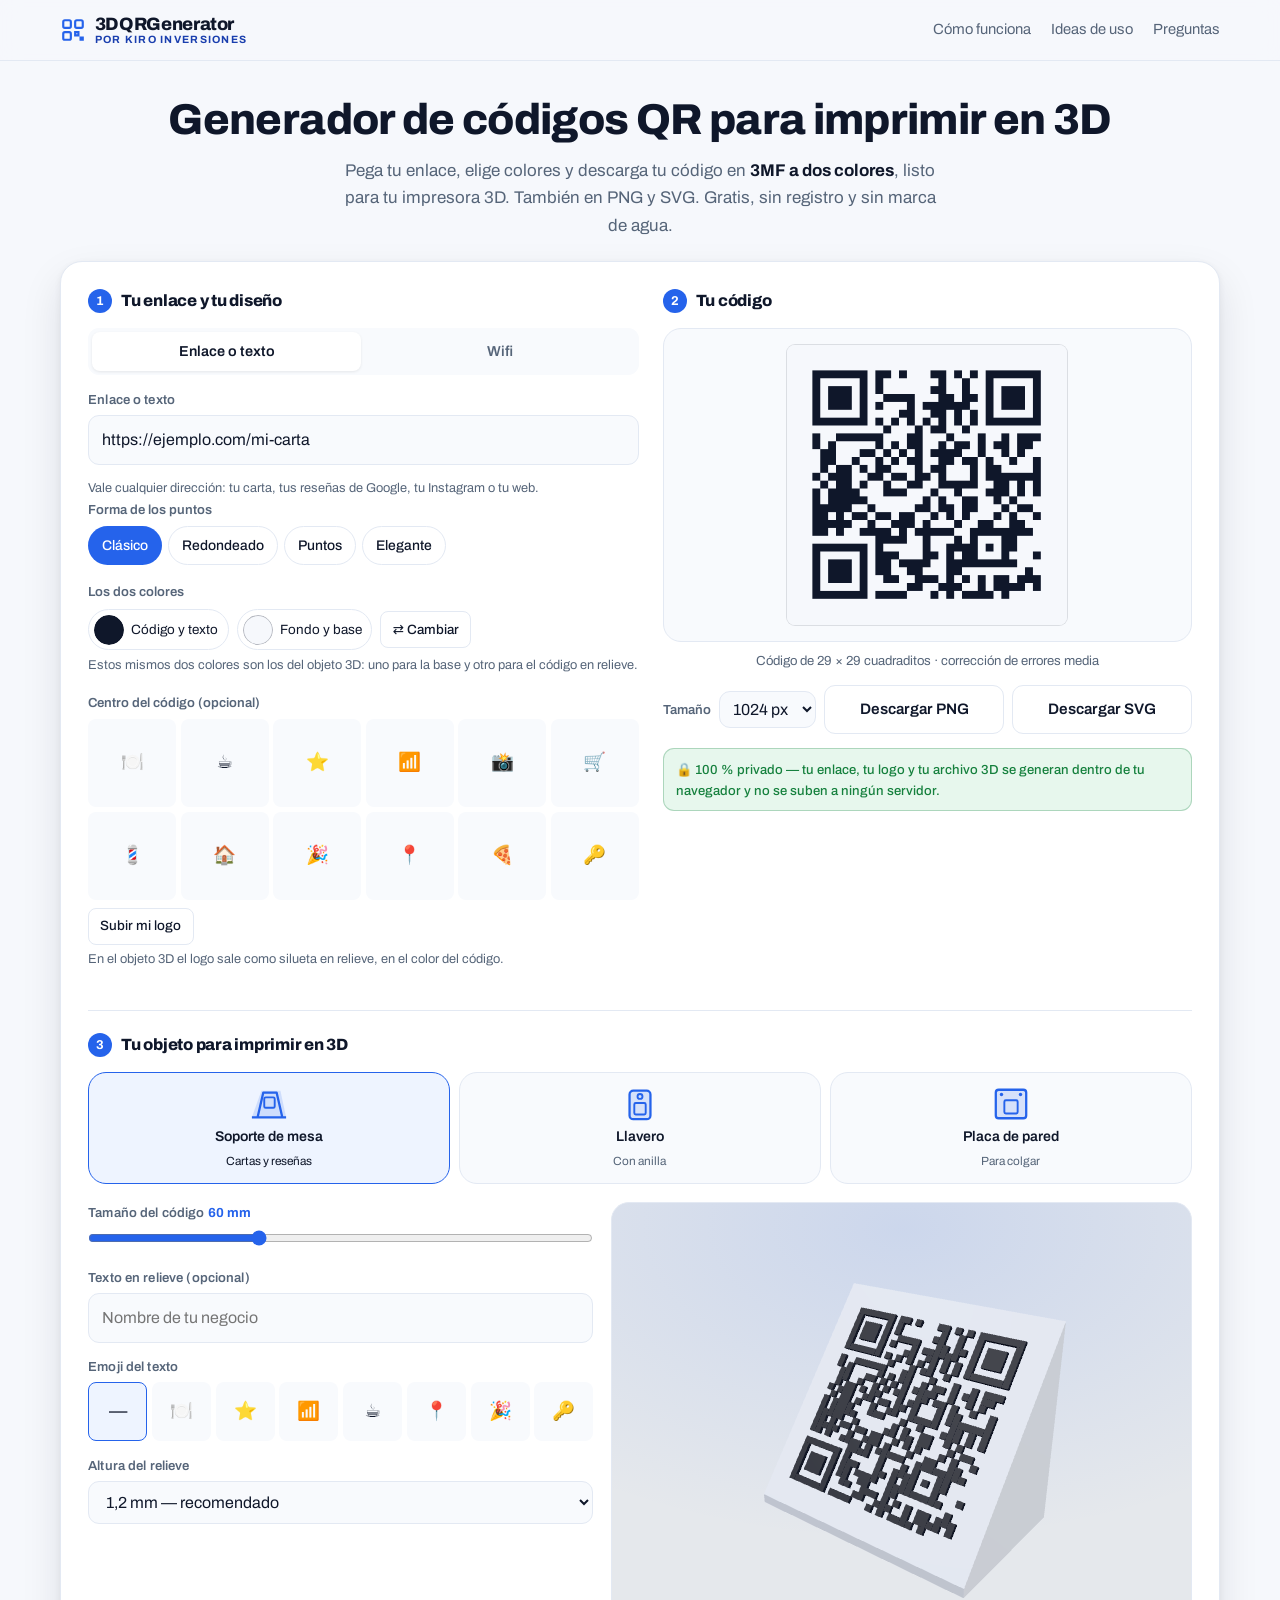
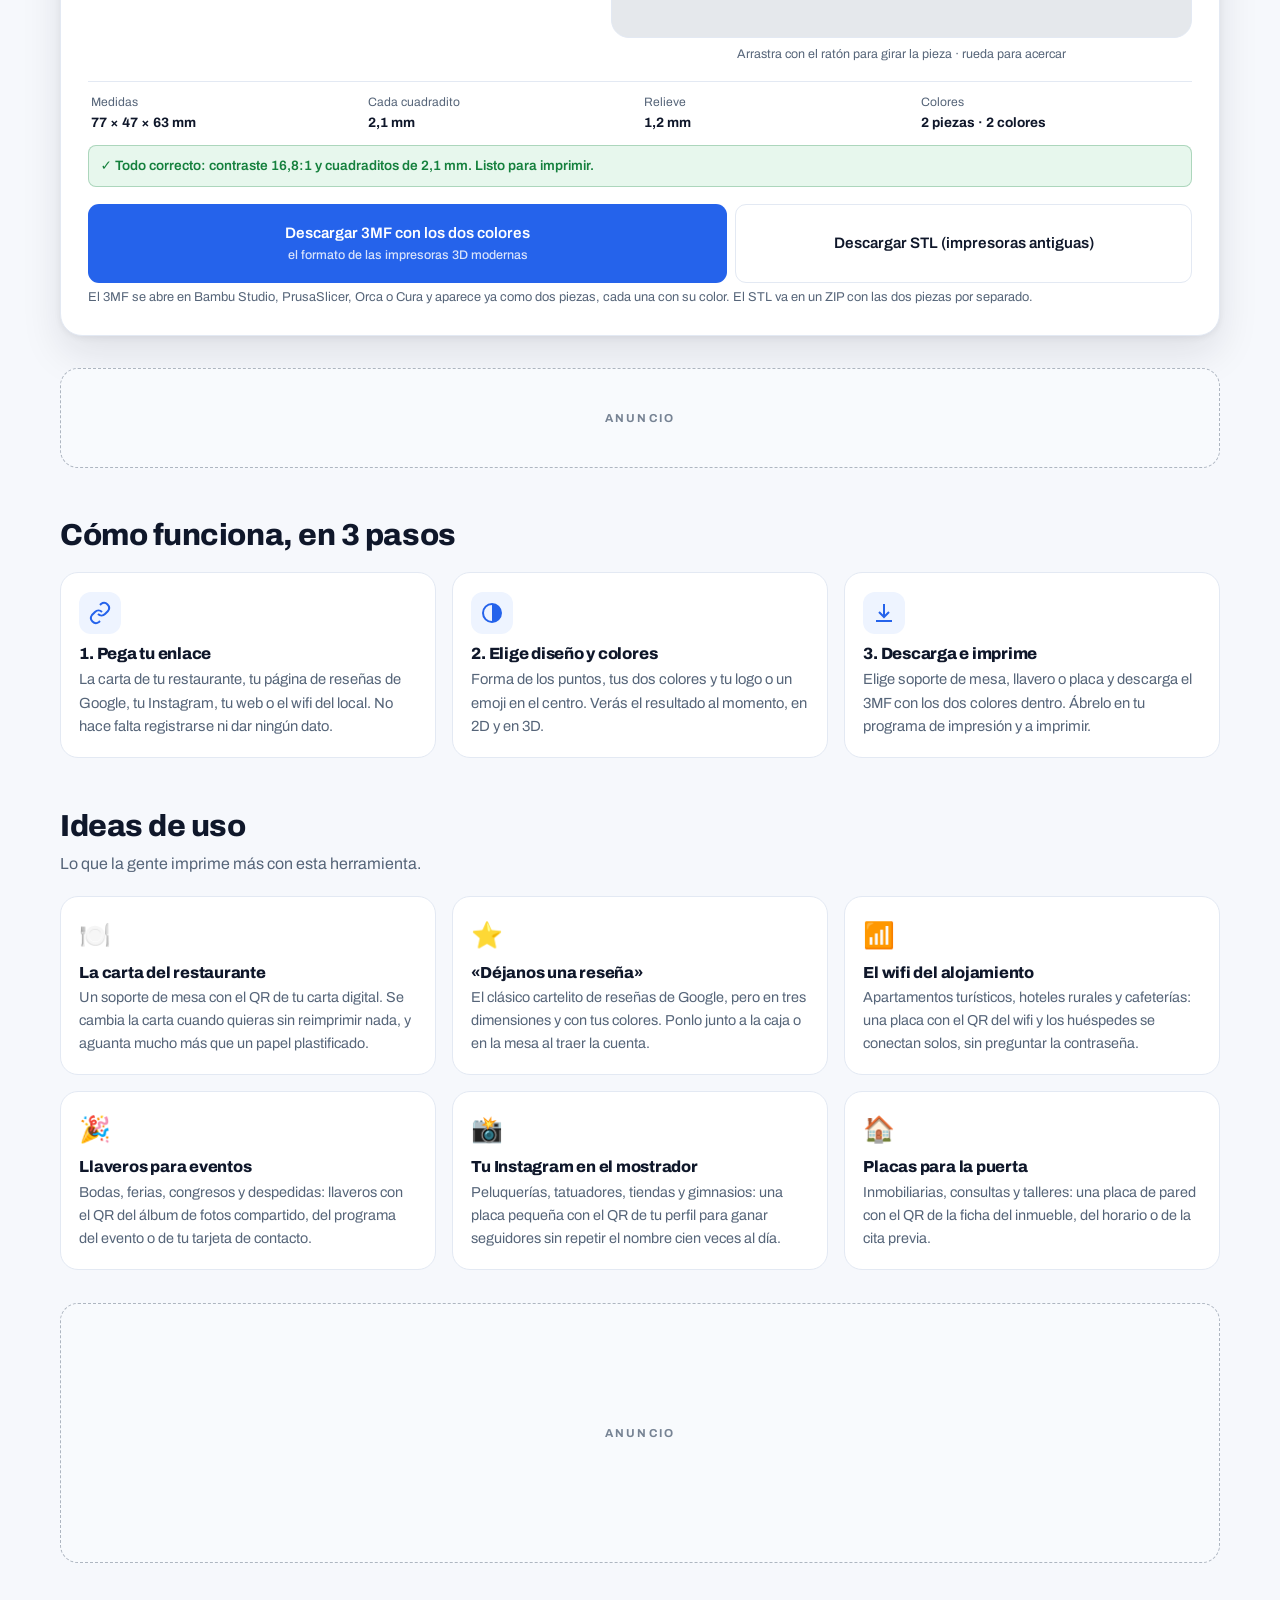
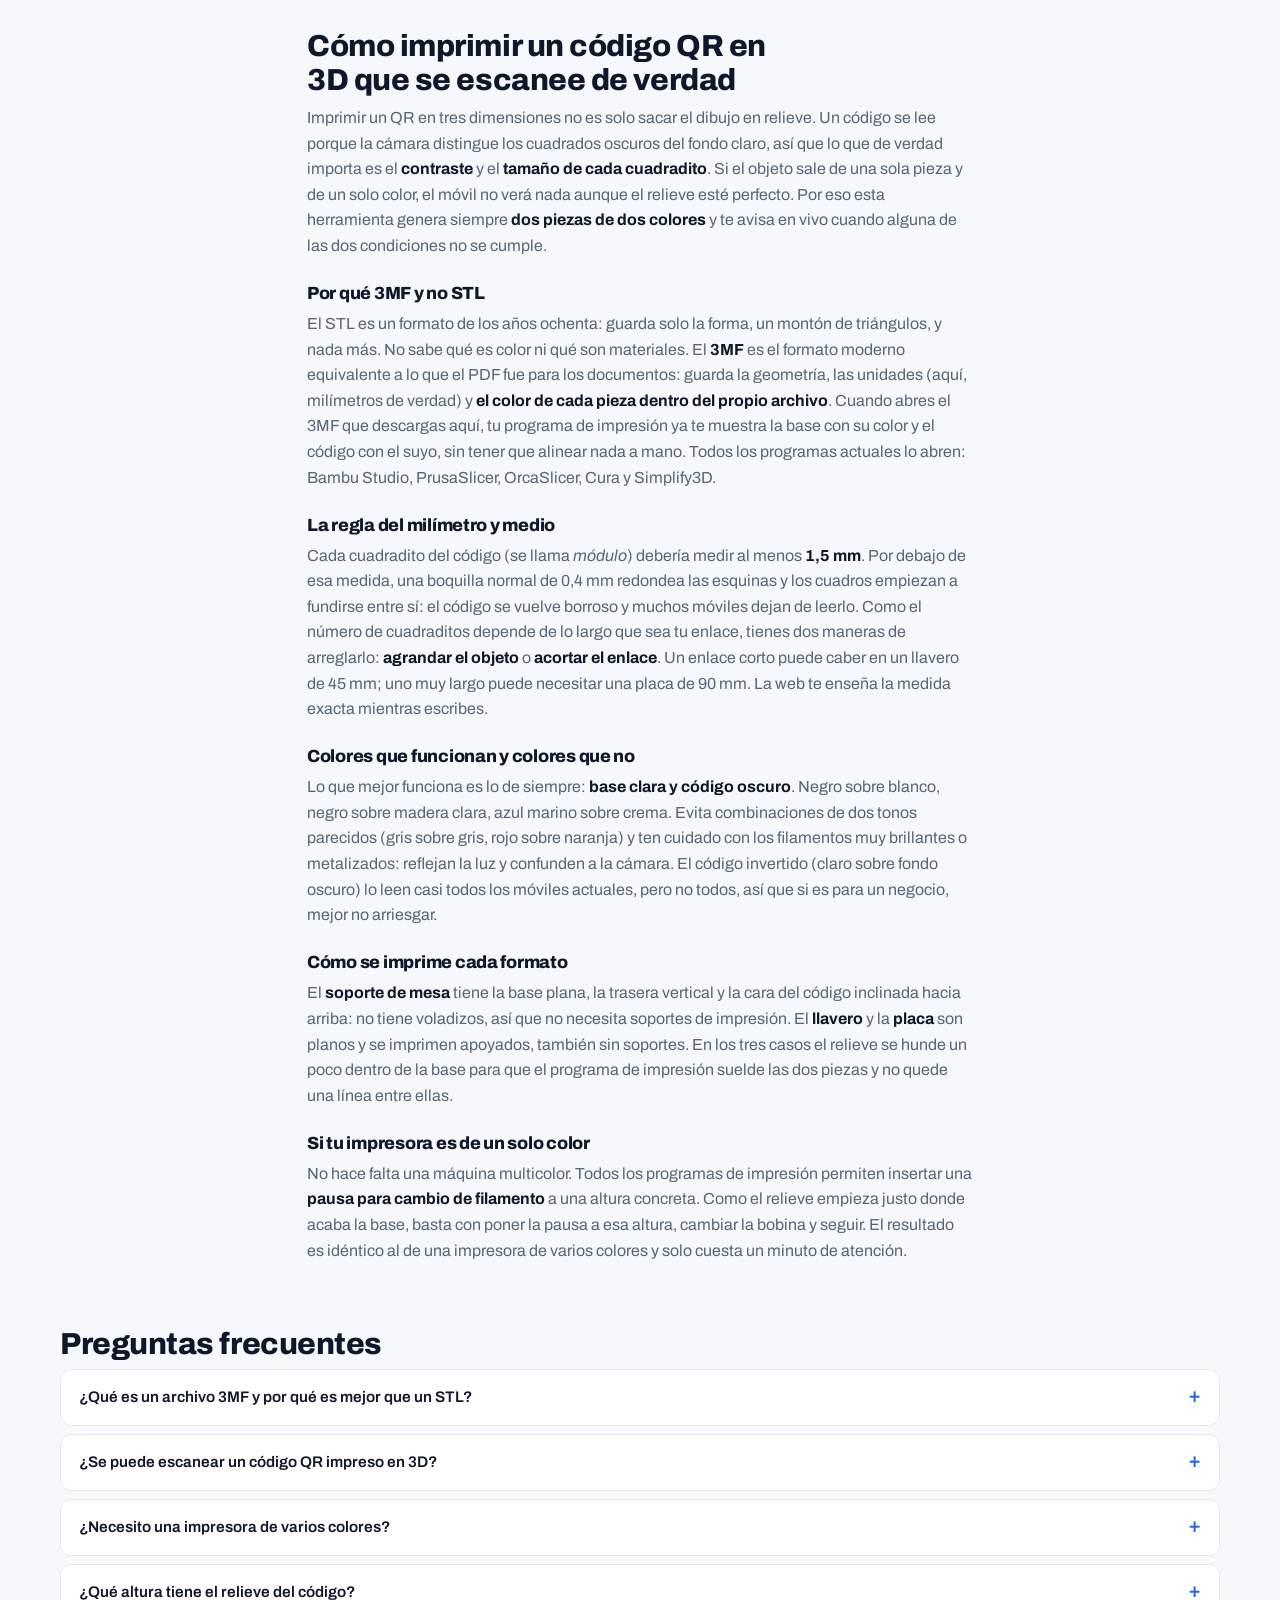
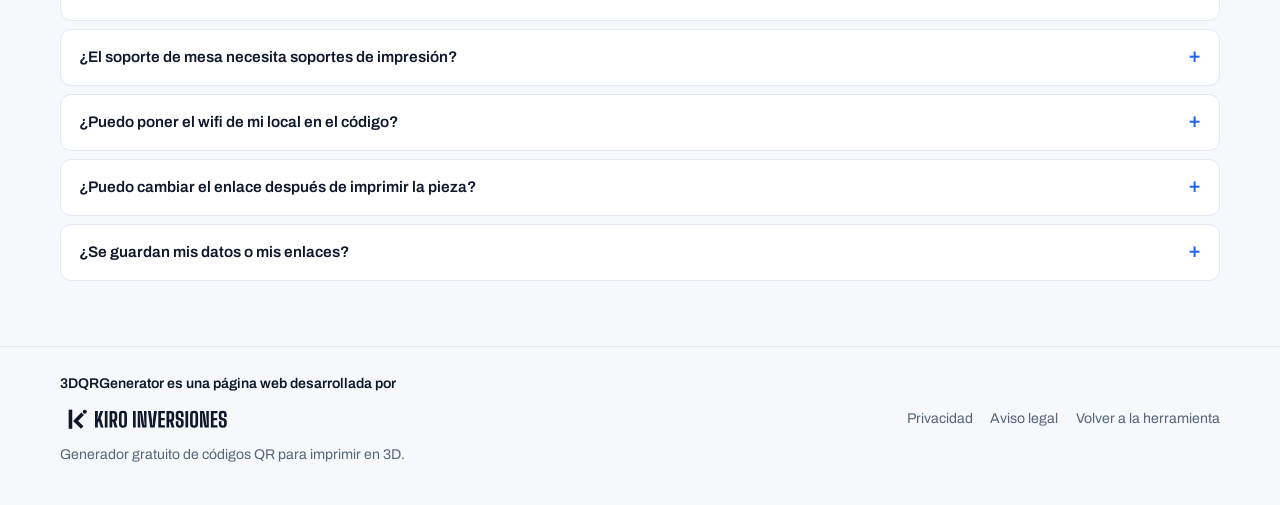
<file: index.html>
<!DOCTYPE html>
<html lang="es">
<head>
<meta charset="utf-8">
<meta name="viewport" content="width=device-width, initial-scale=1">
<title>Código QR para imprimir en 3D gratis | 3DQRGenerator</title>
<meta name="description" content="Crea tu código QR y descárgalo en 3MF a dos colores para imprimir en 3D: soporte de mesa, llavero o placa. También PNG y SVG. Gratis y sin registro.">
<link rel="canonical" href="https://qr3d-codigo-qr-para-imprimir.netlify.app/">
<meta name="theme-color" content="#2563eb">
<meta name="robots" content="index, follow, max-image-preview:large">

<meta property="og:type" content="website">
<meta property="og:locale" content="es_ES">
<meta property="og:site_name" content="3DQRGenerator">
<meta property="og:title" content="Generador de códigos QR para imprimir en 3D">
<meta property="og:description" content="Diseña tu QR y descárgalo en 3MF a dos colores: soporte de mesa, llavero o placa. Una herramienta de Kiro Inversiones.">
<meta property="og:url" content="https://qr3d-codigo-qr-para-imprimir.netlify.app/">
<meta property="og:image" content="https://qr3d-codigo-qr-para-imprimir.netlify.app/assets/img/og-qr3d.png">
<meta name="twitter:card" content="summary_large_image">

<link rel="icon" href="assets/img/favicon.svg" type="image/svg+xml">
<link rel="preconnect" href="https://fonts.googleapis.com">
<link rel="preconnect" href="https://fonts.gstatic.com" crossorigin>
<link rel="stylesheet" href="https://fonts.googleapis.com/css2?family=Archivo:wght@400;500;600;700;800&display=swap">
<link rel="stylesheet" href="styles.css?v=20260919">

<!-- El mapa de importaciones resuelve "three" para la carga perezosa del visor 3D.
     No es un script de módulo: la página sigue siendo de scripts clásicos. -->
<script type="importmap">
{ "imports": {
    "three": "./lib/vendor/three/three.module.min.js",
    "three/addons/": "./lib/vendor/three/addons/"
} }
</script>

<!-- TODO propietario: pega aquí tu gestor de consentimiento de cookies (CMP) antes de activar AdSense. -->

<script type="application/ld+json">
{"@context":"https://schema.org","@type":"WebApplication",
"name":"3DQRGenerator — Generador de códigos QR para imprimir en 3D",
"url":"https://qr3d-codigo-qr-para-imprimir.netlify.app/",
"applicationCategory":"DesignApplication",
"operatingSystem":"Cualquier navegador web",
"inLanguage":"es",
"description":"Generador gratuito de códigos QR personalizados con descarga en PNG, SVG y en archivo 3D 3MF a dos colores para imprimir en 3D: soporte de mesa, llavero y placa de pared.",
"offers":{"@type":"Offer","price":"0","priceCurrency":"EUR"},
"creator":{"@type":"Organization","name":"Kiro Inversiones"},
"publisher":{"@type":"Organization","name":"Kiro Inversiones"},
"featureList":["Descarga en 3MF con dos colores incluidos","Descarga en STL","Soporte de mesa, llavero y placa","Personalización de colores, formas y logo","Vista previa 3D interactiva","Sin registro y sin marca de agua"]}
</script>
<script type="application/ld+json">
{"@context":"https://schema.org","@type":"FAQPage","mainEntity":[
{"@type":"Question","name":"¿Qué es un archivo 3MF y por qué es mejor que un STL?","acceptedAnswer":{"@type":"Answer","text":"El 3MF es el formato estándar de las impresoras 3D modernas y guarda los colores dentro del propio archivo. Al abrirlo en tu programa de impresión aparecen ya dos piezas, cada una con su color. El STL solo guarda la forma, sin color, por eso lo ofrecemos como opción secundaria para impresoras y programas antiguos."}},
{"@type":"Question","name":"¿Se puede escanear un código QR impreso en 3D?","acceptedAnswer":{"@type":"Answer","text":"Sí, siempre que haya contraste real entre los dos colores y cada cuadradito mida al menos 1,5 mm. Por eso la web te avisa en vivo del tamaño de cada módulo y del contraste entre los colores que elijas. Lo ideal es una base clara con el código en un color oscuro."}},
{"@type":"Question","name":"¿Necesito una impresora de varios colores?","acceptedAnswer":{"@type":"Answer","text":"No es imprescindible. Con una impresora de un solo extrusor puedes hacer un cambio de filamento a la altura en la que empieza el relieve: el programa de impresión te lo permite con una pausa. Si tienes sistema multicolor, el 3MF ya trae cada pieza con su color asignado."}},
{"@type":"Question","name":"¿Qué altura tiene el relieve del código?","acceptedAnswer":{"@type":"Answer","text":"Puedes elegir entre 0,8, 1,2 y 1,6 mm. Lo habitual y lo que mejor funciona es 1,2 mm: suficiente para que se note al tacto y para que el cambio de color quede limpio, sin alargar mucho la impresión."}},
{"@type":"Question","name":"¿El soporte de mesa necesita soportes de impresión?","acceptedAnswer":{"@type":"Answer","text":"No. La cuña está diseñada con la base plana, la trasera vertical y la cara del código mirando hacia arriba, así que no tiene voladizos y se imprime directamente sobre la bandeja sin material de soporte."}},
{"@type":"Question","name":"¿Puedo poner el wifi de mi local en el código?","acceptedAnswer":{"@type":"Answer","text":"Sí. Cambia a la pestaña Wifi, escribe el nombre de la red y la contraseña y elige el tipo de seguridad. Quien escanee el código se conectará sin teclear la clave. Es lo más pedido en apartamentos turísticos, hoteles y cafeterías."}},
{"@type":"Question","name":"¿Puedo cambiar el enlace después de imprimir la pieza?","acceptedAnswer":{"@type":"Answer","text":"No: el enlace queda grabado físicamente en el relieve. Si prevés cambiarlo, apunta el código a una dirección intermedia que tú controles y que puedas redirigir después, por ejemplo una página de tu propia web."}},
{"@type":"Question","name":"¿Se guardan mis datos o mis enlaces?","acceptedAnswer":{"@type":"Answer","text":"No. Todo se genera dentro de tu navegador: ni el enlace, ni el logotipo que subas, ni el archivo 3D salen de tu dispositivo. No hay registro, no hay cuenta y no se sube nada a ningún servidor."}}]}
</script>
</head>
<body>
<a class="skip-link" href="#herramienta">Ir a la herramienta</a>

<header class="site-header">
  <div class="wrap header-inner">
    <a class="brand" href="/">
      <span class="brand-mark" aria-hidden="true">
        <svg viewBox="0 0 24 24" width="26" height="26" fill="none" stroke="currentColor" stroke-width="2">
          <rect x="3" y="3" width="7" height="7" rx="1.5"></rect>
          <rect x="14" y="3" width="7" height="7" rx="1.5"></rect>
          <rect x="3" y="14" width="7" height="7" rx="1.5"></rect>
          <path d="M14 14h3v3h-3zM19 19h2v2h-2z"></path>
        </svg>
      </span>
      <span class="brand-text">
        <span class="brand-name">3DQRGenerator</span>
        <span class="brand-by">por Kiro Inversiones</span>
      </span>
    </a>
    <nav class="site-nav" aria-label="Secciones">
      <a href="#como-funciona">Cómo funciona</a>
      <a href="#ideas">Ideas de uso</a>
      <a href="#faq">Preguntas</a>
    </nav>
  </div>
</header>

<main id="contenido">

  <section class="hero wrap">
    <h1>Generador de códigos QR para imprimir en 3D</h1>
    <p class="hero-sub">Pega tu enlace, elige colores y descarga tu código en <strong>3MF a dos colores</strong>,
      listo para tu impresora 3D. También en PNG y SVG. Gratis, sin registro y sin marca de agua.</p>
  </section>

  <section class="wrap" id="herramienta" aria-label="Generador de códigos QR">
    <noscript>
      <p class="noscript-note">Esta herramienta necesita JavaScript activado para generar el código y el archivo 3D.
        Puedes seguir leyendo la guía y las preguntas frecuentes más abajo.</p>
    </noscript>

    <div class="tool-card" data-state="idle">

      <!-- ---------- Paso 1: contenido y diseño ---------- -->
      <div class="tool-col tool-col-form">
        <h2 class="step-title"><span class="step-num">1</span> Tu enlace y tu diseño</h2>

        <div class="tabs" role="tablist" aria-label="Tipo de contenido">
          <button type="button" class="tab is-active" role="tab" aria-selected="true" data-mode="link">Enlace o texto</button>
          <button type="button" class="tab" role="tab" aria-selected="false" data-mode="wifi">Wifi</button>
        </div>

        <div class="pane" data-pane="link">
          <label class="field">
            <span class="field-label">Enlace o texto</span>
            <input type="text" id="in-url" inputmode="url" autocomplete="off" spellcheck="false"
                   placeholder="mirestaurante.com/carta" value="https://ejemplo.com/mi-carta">
          </label>
          <p class="field-hint">Vale cualquier dirección: tu carta, tus reseñas de Google, tu Instagram o tu web.</p>
        </div>

        <div class="pane is-hidden" data-pane="wifi">
          <label class="field">
            <span class="field-label">Nombre de la red (SSID)</span>
            <input type="text" id="in-ssid" autocomplete="off" placeholder="MiCafeteria_WiFi">
          </label>
          <label class="field">
            <span class="field-label">Contraseña</span>
            <input type="text" id="in-pass" autocomplete="off" placeholder="la-clave-del-local">
          </label>
          <label class="field">
            <span class="field-label">Seguridad</span>
            <select id="in-sec">
              <option value="WPA" selected>WPA / WPA2 / WPA3 (lo normal)</option>
              <option value="WEP">WEP (antigua)</option>
              <option value="nopass">Red abierta, sin contraseña</option>
            </select>
          </label>
          <p class="field-hint">Quien escanee el código se conecta solo, sin teclear la clave.</p>
        </div>

        <fieldset class="group">
          <legend>Forma de los puntos</legend>
          <div class="chips" id="styles">
            <button type="button" class="chip is-active" data-style="clasico">Clásico</button>
            <button type="button" class="chip" data-style="redondeado">Redondeado</button>
            <button type="button" class="chip" data-style="puntos">Puntos</button>
            <button type="button" class="chip" data-style="elegante">Elegante</button>
          </div>
        </fieldset>

        <fieldset class="group">
          <legend>Los dos colores</legend>
          <div class="colors">
            <label class="color-field">
              <input type="color" id="in-col-code" value="#0f172a">
              <span>Código y texto</span>
            </label>
            <label class="color-field">
              <input type="color" id="in-col-base" value="#f6f8fc">
              <span>Fondo y base</span>
            </label>
            <button type="button" class="mini-btn" id="btn-swap" title="Intercambiar los colores">⇄ Cambiar</button>
          </div>
          <p class="field-hint">Estos mismos dos colores son los del objeto 3D: uno para la base y otro
            para el código en relieve.</p>
          <p class="warn is-hidden" id="warn-contrast"></p>
        </fieldset>

        <fieldset class="group">
          <legend>Centro del código (opcional)</legend>
          <div class="emoji-grid" id="emojis">
            <button type="button" class="emoji" data-emoji="🍽️">🍽️</button>
            <button type="button" class="emoji" data-emoji="☕">☕</button>
            <button type="button" class="emoji" data-emoji="⭐">⭐</button>
            <button type="button" class="emoji" data-emoji="📶">📶</button>
            <button type="button" class="emoji" data-emoji="📸">📸</button>
            <button type="button" class="emoji" data-emoji="🛒">🛒</button>
            <button type="button" class="emoji" data-emoji="💈">💈</button>
            <button type="button" class="emoji" data-emoji="🏠">🏠</button>
            <button type="button" class="emoji" data-emoji="🎉">🎉</button>
            <button type="button" class="emoji" data-emoji="📍">📍</button>
            <button type="button" class="emoji" data-emoji="🍕">🍕</button>
            <button type="button" class="emoji" data-emoji="🔑">🔑</button>
          </div>
          <div class="center-actions">
            <label class="mini-btn as-label">
              Subir mi logo
              <input type="file" id="in-logo" accept="image/png,image/jpeg,image/svg+xml,image/webp" hidden>
            </label>
            <button type="button" class="mini-btn is-hidden" id="btn-clear-center">Quitar</button>
          </div>
          <p class="field-hint">En el objeto 3D el logo sale como silueta en relieve, en el color del código.</p>
        </fieldset>
      </div>

      <!-- ---------- Vista previa 2D + descargas de imagen ---------- -->
      <div class="tool-col tool-col-preview">
        <h2 class="step-title"><span class="step-num">2</span> Tu código</h2>
        <div class="qr-stage">
          <div class="qr-holder" id="qr-holder" aria-live="polite"></div>
        </div>
        <p class="qr-meta" id="qr-meta">Preparando…</p>

        <div class="dl-row">
          <label class="field field-inline">
            <span class="field-label">Tamaño</span>
            <select id="in-png-size">
              <option value="512">512 px</option>
              <option value="1024" selected>1024 px</option>
              <option value="2048">2048 px</option>
            </select>
          </label>
          <button type="button" class="btn btn-ghost" id="btn-png">Descargar PNG</button>
          <button type="button" class="btn btn-ghost" id="btn-svg">Descargar SVG</button>
        </div>

        <p class="privacy-badge">🔒 100 % privado — tu enlace, tu logo y tu archivo 3D se generan
          dentro de tu navegador y no se suben a ningún servidor.</p>
      </div>

      <!-- ---------- Paso 3: el objeto 3D ---------- -->
      <div class="tool-col tool-col-3d">
        <h2 class="step-title"><span class="step-num">3</span> Tu objeto para imprimir en 3D</h2>

        <div class="formats" id="formats" role="radiogroup" aria-label="Formato del objeto">
          <button type="button" class="format is-active" data-format="soporte" role="radio" aria-checked="true">
            <svg viewBox="0 0 48 40" width="46" height="38" aria-hidden="true">
              <path d="M6 34h36l-6-28H16z" fill="currentColor" opacity=".16"></path>
              <path d="M6 34h36M12 34 18 8h14l6 26" stroke="currentColor" stroke-width="2.4" fill="none" stroke-linejoin="round"></path>
              <rect x="19" y="13" width="11" height="11" rx="1.5" stroke="currentColor" stroke-width="2" fill="none"></rect>
            </svg>
            <span class="format-name">Soporte de mesa</span>
            <span class="format-hint">Cartas y reseñas</span>
          </button>
          <button type="button" class="format" data-format="llavero" role="radio" aria-checked="false">
            <svg viewBox="0 0 48 40" width="46" height="38" aria-hidden="true">
              <rect x="13" y="6" width="22" height="30" rx="4" fill="currentColor" opacity=".16"></rect>
              <rect x="13" y="6" width="22" height="30" rx="4" stroke="currentColor" stroke-width="2.4" fill="none"></rect>
              <circle cx="24" cy="12" r="2.6" stroke="currentColor" stroke-width="2" fill="none"></circle>
              <rect x="18" y="19" width="12" height="12" rx="1.5" stroke="currentColor" stroke-width="2" fill="none"></rect>
            </svg>
            <span class="format-name">Llavero</span>
            <span class="format-hint">Con anilla</span>
          </button>
          <button type="button" class="format" data-format="placa" role="radio" aria-checked="false">
            <svg viewBox="0 0 48 40" width="46" height="38" aria-hidden="true">
              <rect x="8" y="5" width="32" height="30" rx="3" fill="currentColor" opacity=".16"></rect>
              <rect x="8" y="5" width="32" height="30" rx="3" stroke="currentColor" stroke-width="2.4" fill="none"></rect>
              <circle cx="14" cy="10" r="1.8" fill="currentColor"></circle>
              <circle cx="34" cy="10" r="1.8" fill="currentColor"></circle>
              <rect x="17" y="16" width="14" height="14" rx="1.5" stroke="currentColor" stroke-width="2" fill="none"></rect>
            </svg>
            <span class="format-name">Placa de pared</span>
            <span class="format-hint">Para colgar</span>
          </button>
        </div>

        <div class="grid-3d">
          <div class="controls-3d">
            <label class="field">
              <span class="field-label">Tamaño del código <b id="lbl-size">60 mm</b></span>
              <input type="range" id="in-size" min="40" max="100" step="1" value="60">
            </label>

            <label class="field">
              <span class="field-label">Texto en relieve (opcional)</span>
              <input type="text" id="in-text" maxlength="24" placeholder="Nombre de tu negocio">
            </label>

            <div class="field">
              <span class="field-label">Emoji del texto</span>
              <div class="emoji-grid emoji-grid-sm" id="emojis-3d">
                <button type="button" class="emoji is-active" data-emoji="">—</button>
                <button type="button" class="emoji" data-emoji="🍽️">🍽️</button>
                <button type="button" class="emoji" data-emoji="⭐">⭐</button>
                <button type="button" class="emoji" data-emoji="📶">📶</button>
                <button type="button" class="emoji" data-emoji="☕">☕</button>
                <button type="button" class="emoji" data-emoji="📍">📍</button>
                <button type="button" class="emoji" data-emoji="🎉">🎉</button>
                <button type="button" class="emoji" data-emoji="🔑">🔑</button>
              </div>
            </div>

            <label class="field">
              <span class="field-label">Altura del relieve</span>
              <select id="in-relief">
                <option value="0.8">0,8 mm — más rápido</option>
                <option value="1.2" selected>1,2 mm — recomendado</option>
                <option value="1.6">1,6 mm — muy marcado</option>
              </select>
            </label>
          </div>

          <div class="viewer-wrap">
            <div class="viewer" id="viewer" aria-label="Vista previa 3D del objeto"></div>
            <p class="viewer-note" id="viewer-note">Preparando la vista 3D…</p>
          </div>
        </div>

        <ul class="specs" id="specs">
          <li><span>Medidas</span><b id="spec-size">—</b></li>
          <li><span>Cada cuadradito</span><b id="spec-module">—</b></li>
          <li><span>Relieve</span><b id="spec-relief">—</b></li>
          <li><span>Colores</span><b id="spec-colors">2 piezas</b></li>
        </ul>

        <div class="warnings" id="warnings"></div>

        <div class="dl-3d">
          <button type="button" class="btn btn-primary btn-big" id="btn-3mf">
            <span>Descargar 3MF con los dos colores</span>
            <small id="lbl-3mf">el formato de las impresoras 3D modernas</small>
          </button>
          <button type="button" class="btn btn-ghost" id="btn-stl">Descargar STL (impresoras antiguas)</button>
        </div>
        <p class="field-hint">El 3MF se abre en Bambu Studio, PrusaSlicer, Orca o Cura y aparece ya como
          dos piezas, cada una con su color. El STL va en un ZIP con las dos piezas por separado.</p>
      </div>

    </div>
  </section>

  <!-- ============ HUECO DE ANUNCIO: banner horizontal ============ -->
  <div class="wrap">
    <div class="ad-slot ad-leaderboard" data-ad="leaderboard">
      <span class="ad-label">ANUNCIO</span>
      <!-- PEGA AQUÍ TU CÓDIGO DE ADSENSE (formato horizontal 728x90 / responsive) -->
    </div>
  </div>

  <section class="wrap section" id="como-funciona">
    <h2>Cómo funciona, en 3 pasos</h2>
    <ol class="steps">
      <li>
        <span class="step-ico" aria-hidden="true">
          <svg viewBox="0 0 24 24" width="24" height="24" fill="none" stroke="currentColor" stroke-width="2">
            <path d="M10 13a5 5 0 0 0 7 0l3-3a5 5 0 0 0-7-7l-1 1"></path>
            <path d="M14 11a5 5 0 0 0-7 0l-3 3a5 5 0 0 0 7 7l1-1"></path>
          </svg>
        </span>
        <h3>1. Pega tu enlace</h3>
        <p>La carta de tu restaurante, tu página de reseñas de Google, tu Instagram, tu web o el
          wifi del local. No hace falta registrarse ni dar ningún dato.</p>
      </li>
      <li>
        <span class="step-ico" aria-hidden="true">
          <svg viewBox="0 0 24 24" width="24" height="24" fill="none" stroke="currentColor" stroke-width="2">
            <circle cx="12" cy="12" r="9"></circle>
            <path d="M12 3a9 9 0 0 1 0 18z" fill="currentColor" stroke="none"></path>
          </svg>
        </span>
        <h3>2. Elige diseño y colores</h3>
        <p>Forma de los puntos, tus dos colores y tu logo o un emoji en el centro. Verás el
          resultado al momento, en 2D y en 3D.</p>
      </li>
      <li>
        <span class="step-ico" aria-hidden="true">
          <svg viewBox="0 0 24 24" width="24" height="24" fill="none" stroke="currentColor" stroke-width="2">
            <path d="M12 3v12"></path><path d="m7 11 5 5 5-5"></path><path d="M4 20h16"></path>
          </svg>
        </span>
        <h3>3. Descarga e imprime</h3>
        <p>Elige soporte de mesa, llavero o placa y descarga el 3MF con los dos colores dentro.
          Ábrelo en tu programa de impresión y a imprimir.</p>
      </li>
    </ol>
  </section>

  <section class="wrap section" id="ideas">
    <h2>Ideas de uso</h2>
    <p class="section-sub">Lo que la gente imprime más con esta herramienta.</p>
    <div class="ideas">
      <article class="idea">
        <span class="idea-emoji" aria-hidden="true">🍽️</span>
        <h3>La carta del restaurante</h3>
        <p>Un soporte de mesa con el QR de tu carta digital. Se cambia la carta cuando quieras
          sin reimprimir nada, y aguanta mucho más que un papel plastificado.</p>
      </article>
      <article class="idea">
        <span class="idea-emoji" aria-hidden="true">⭐</span>
        <h3>«Déjanos una reseña»</h3>
        <p>El clásico cartelito de reseñas de Google, pero en tres dimensiones y con tus colores.
          Ponlo junto a la caja o en la mesa al traer la cuenta.</p>
      </article>
      <article class="idea">
        <span class="idea-emoji" aria-hidden="true">📶</span>
        <h3>El wifi del alojamiento</h3>
        <p>Apartamentos turísticos, hoteles rurales y cafeterías: una placa con el QR del wifi
          y los huéspedes se conectan solos, sin preguntar la contraseña.</p>
      </article>
      <article class="idea">
        <span class="idea-emoji" aria-hidden="true">🎉</span>
        <h3>Llaveros para eventos</h3>
        <p>Bodas, ferias, congresos y despedidas: llaveros con el QR del álbum de fotos
          compartido, del programa del evento o de tu tarjeta de contacto.</p>
      </article>
      <article class="idea">
        <span class="idea-emoji" aria-hidden="true">📸</span>
        <h3>Tu Instagram en el mostrador</h3>
        <p>Peluquerías, tatuadores, tiendas y gimnasios: una placa pequeña con el QR de tu
          perfil para ganar seguidores sin repetir el nombre cien veces al día.</p>
      </article>
      <article class="idea">
        <span class="idea-emoji" aria-hidden="true">🏠</span>
        <h3>Placas para la puerta</h3>
        <p>Inmobiliarias, consultas y talleres: una placa de pared con el QR de la ficha del
          inmueble, del horario o de la cita previa.</p>
      </article>
    </div>
  </section>

  <!-- ============ HUECO DE ANUNCIO: dentro del contenido ============ -->
  <div class="wrap">
    <div class="ad-slot ad-incontent" data-ad="incontent">
      <span class="ad-label">ANUNCIO</span>
      <!-- PEGA AQUÍ TU CÓDIGO DE ADSENSE (rectángulo 300x250 / in-article) -->
    </div>
  </div>

  <section class="wrap section prose" id="guia">
    <h2>Cómo imprimir un código QR en 3D que se escanee de verdad</h2>
    <p>Imprimir un QR en tres dimensiones no es solo sacar el dibujo en relieve. Un código se lee
      porque la cámara distingue los cuadrados oscuros del fondo claro, así que lo que de verdad
      importa es el <strong>contraste</strong> y el <strong>tamaño de cada cuadradito</strong>. Si el
      objeto sale de una sola pieza y de un solo color, el móvil no verá nada aunque el relieve esté
      perfecto. Por eso esta herramienta genera siempre <strong>dos piezas de dos colores</strong> y
      te avisa en vivo cuando alguna de las dos condiciones no se cumple.</p>

    <h3>Por qué 3MF y no STL</h3>
    <p>El STL es un formato de los años ochenta: guarda solo la forma, un montón de triángulos, y
      nada más. No sabe qué es color ni qué son materiales. El <strong>3MF</strong> es el formato
      moderno equivalente a lo que el PDF fue para los documentos: guarda la geometría, las unidades
      (aquí, milímetros de verdad) y <strong>el color de cada pieza dentro del propio archivo</strong>.
      Cuando abres el 3MF que descargas aquí, tu programa de impresión ya te muestra la base con su
      color y el código con el suyo, sin tener que alinear nada a mano. Todos los programas actuales
      lo abren: Bambu Studio, PrusaSlicer, OrcaSlicer, Cura y Simplify3D.</p>

    <h3>La regla del milímetro y medio</h3>
    <p>Cada cuadradito del código (se llama <em>módulo</em>) debería medir al menos
      <strong>1,5 mm</strong>. Por debajo de esa medida, una boquilla normal de 0,4 mm redondea las
      esquinas y los cuadros empiezan a fundirse entre sí: el código se vuelve borroso y muchos
      móviles dejan de leerlo. Como el número de cuadraditos depende de lo largo que sea tu enlace,
      tienes dos maneras de arreglarlo: <strong>agrandar el objeto</strong> o
      <strong>acortar el enlace</strong>. Un enlace corto puede caber en un llavero de 45 mm; uno muy
      largo puede necesitar una placa de 90 mm. La web te enseña la medida exacta mientras escribes.</p>

    <h3>Colores que funcionan y colores que no</h3>
    <p>Lo que mejor funciona es lo de siempre: <strong>base clara y código oscuro</strong>. Negro
      sobre blanco, negro sobre madera clara, azul marino sobre crema. Evita combinaciones de dos
      tonos parecidos (gris sobre gris, rojo sobre naranja) y ten cuidado con los filamentos muy
      brillantes o metalizados: reflejan la luz y confunden a la cámara. El código invertido (claro
      sobre fondo oscuro) lo leen casi todos los móviles actuales, pero no todos, así que si es para
      un negocio, mejor no arriesgar.</p>

    <h3>Cómo se imprime cada formato</h3>
    <p>El <strong>soporte de mesa</strong> tiene la base plana, la trasera vertical y la cara del
      código inclinada hacia arriba: no tiene voladizos, así que no necesita soportes de impresión.
      El <strong>llavero</strong> y la <strong>placa</strong> son planos y se imprimen apoyados,
      también sin soportes. En los tres casos el relieve se hunde un poco dentro de la base para que
      el programa de impresión suelde las dos piezas y no quede una línea entre ellas.</p>

    <h3>Si tu impresora es de un solo color</h3>
    <p>No hace falta una máquina multicolor. Todos los programas de impresión permiten insertar una
      <strong>pausa para cambio de filamento</strong> a una altura concreta. Como el relieve empieza
      justo donde acaba la base, basta con poner la pausa a esa altura, cambiar la bobina y seguir.
      El resultado es idéntico al de una impresora de varios colores y solo cuesta un minuto de
      atención.</p>
  </section>

  <section class="wrap section" id="faq">
    <h2>Preguntas frecuentes</h2>
    <details>
      <summary>¿Qué es un archivo 3MF y por qué es mejor que un STL?</summary>
      <p>El 3MF es el formato estándar de las impresoras 3D modernas y guarda los colores dentro del
        propio archivo. Al abrirlo en tu programa de impresión aparecen ya dos piezas, cada una con
        su color. El STL solo guarda la forma, sin color, por eso lo ofrecemos como opción secundaria
        para impresoras y programas antiguos.</p>
    </details>
    <details>
      <summary>¿Se puede escanear un código QR impreso en 3D?</summary>
      <p>Sí, siempre que haya contraste real entre los dos colores y cada cuadradito mida al menos
        1,5 mm. Por eso la web te avisa en vivo del tamaño de cada módulo y del contraste entre los
        colores que elijas. Lo ideal es una base clara con el código en un color oscuro.</p>
    </details>
    <details>
      <summary>¿Necesito una impresora de varios colores?</summary>
      <p>No es imprescindible. Con una impresora de un solo extrusor puedes hacer un cambio de
        filamento a la altura en la que empieza el relieve: el programa de impresión te lo permite
        con una pausa. Si tienes sistema multicolor, el 3MF ya trae cada pieza con su color asignado.</p>
    </details>
    <details>
      <summary>¿Qué altura tiene el relieve del código?</summary>
      <p>Puedes elegir entre 0,8, 1,2 y 1,6 mm. Lo habitual y lo que mejor funciona es 1,2 mm:
        suficiente para que se note al tacto y para que el cambio de color quede limpio, sin alargar
        mucho la impresión.</p>
    </details>
    <details>
      <summary>¿El soporte de mesa necesita soportes de impresión?</summary>
      <p>No. La cuña está diseñada con la base plana, la trasera vertical y la cara del código
        mirando hacia arriba, así que no tiene voladizos y se imprime directamente sobre la bandeja
        sin material de soporte.</p>
    </details>
    <details>
      <summary>¿Puedo poner el wifi de mi local en el código?</summary>
      <p>Sí. Cambia a la pestaña Wifi, escribe el nombre de la red y la contraseña y elige el tipo de
        seguridad. Quien escanee el código se conectará sin teclear la clave. Es lo más pedido en
        apartamentos turísticos, hoteles y cafeterías.</p>
    </details>
    <details>
      <summary>¿Puedo cambiar el enlace después de imprimir la pieza?</summary>
      <p>No: el enlace queda grabado físicamente en el relieve. Si prevés cambiarlo, apunta el código
        a una dirección intermedia que tú controles y que puedas redirigir después, por ejemplo una
        página de tu propia web.</p>
    </details>
    <details>
      <summary>¿Se guardan mis datos o mis enlaces?</summary>
      <p>No. Todo se genera dentro de tu navegador: ni el enlace, ni el logotipo que subas, ni el
        archivo 3D salen de tu dispositivo. No hay registro, no hay cuenta y no se sube nada a
        ningún servidor.</p>
    </details>
  </section>

</main>

<footer class="site-footer">
  <div class="wrap footer-inner">
    <div class="footer-brand">
      <p class="footer-firma">3DQRGenerator es una página web desarrollada por</p>
      <svg class="footer-logo" focusable="false" xmlns="http://www.w3.org/2000/svg" viewBox="0 0 2113.75 438.00" role="img" aria-label="Kiro Inversiones"><g transform="translate(104.00 104.00)"><g transform="translate(0 0.00)"><g transform="translate(-71.875 -64.687) scale(0.35937)" fill="currentColor"><path d="M 200.00 180.00 H 320.00 V 820.00 H 200.00 Z"/><path d="M 625.61 275.79 L 710.47 360.64 L 516.11 555.00 L 696.25 735.15 L 611.40 820.00 L 346.40 555.00 Z"/><path d="M 670.17 248.04 a 68.04 68.04 0 1 0 136.08 0 a 68.04 68.04 0 1 0 -136.08 0 Z"/></g></g><g transform="translate(305.87 15.00)"><g fill="currentColor"><path d="M10.75 200.00V0.00H45.12L44.75 48.25L39.12 94.50H45.25L58.12 47.12L75.12 0.00H110.38L78.00 84.00L112.38 200.00H79.50L56.62 120.12L43.75 149.38V200.00Z M128.38 200.00V0.00H160.75V200.00Z M185.25 200.00V0.00H229.12Q254.38 0.00 265.56 10.38Q276.75 20.75 277.62 44.62Q277.88 52.62 278.00 59.06Q278.12 65.50 278.00 71.81Q277.88 78.12 277.62 85.62Q277.12 100.88 272.50 110.44Q267.88 120.00 258.00 124.88L280.62 200.00H246.38L227.62 130.25H217.62V200.00ZM217.62 101.75H229.00Q237.12 101.75 241.06 98.06Q245.00 94.38 245.38 87.25Q245.75 80.25 245.88 72.69Q246.00 65.12 245.88 57.56Q245.75 50.00 245.38 43.00Q245.00 35.88 241.06 32.19Q237.12 28.50 229.12 28.50H217.62Z M346.38 202.25Q321.38 202.25 310.25 191.69Q299.12 181.12 298.62 156.50Q298.38 142.88 298.19 128.62Q298.00 114.38 298.00 99.94Q298.00 85.50 298.19 71.25Q298.38 57.00 298.62 43.25Q299.12 18.75 310.25 8.25Q321.38 -2.25 346.38 -2.25Q371.50 -2.25 382.38 8.25Q393.25 18.75 394.00 43.25Q394.38 57.12 394.62 71.38Q394.88 85.62 394.88 100.06Q394.88 114.50 394.62 128.69Q394.38 142.88 394.00 156.50Q393.25 181.12 382.38 191.69Q371.50 202.25 346.38 202.25ZM346.38 175.88Q354.12 175.88 357.88 172.50Q361.62 169.12 361.75 162.38Q362.25 148.25 362.50 132.31Q362.75 116.38 362.75 99.81Q362.75 83.25 362.50 67.38Q362.25 51.50 361.75 37.38Q361.62 30.75 357.75 27.44Q353.88 24.12 346.38 24.12Q338.88 24.12 335.00 27.44Q331.12 30.75 330.88 37.38Q330.38 51.50 330.06 67.38Q329.75 83.25 329.75 99.81Q329.75 116.38 330.06 132.31Q330.38 148.25 330.88 162.38Q331.12 169.12 335.00 172.50Q338.88 175.88 346.38 175.88Z"/><path d="M466.88 200.00V0.00H499.25V200.00Z M523.75 200.00V0.00H571.50L585.62 63.62L600.12 171.50H606.38L600.50 82.00L597.88 0.00H629.12V200.00H579.12L564.75 133.00L553.50 28.25H546.75L552.25 123.75L555.00 200.00Z M673.50 200.00 646.50 0.00H679.88L693.62 103.00L696.62 171.50H703.50L706.50 103.00L720.25 0.00H753.62L726.62 200.00Z M770.88 200.00V0.00H849.88V28.50H803.25V84.25H847.38V112.75H803.25V171.50H849.88V200.00Z M869.25 200.00V0.00H913.12Q938.38 0.00 949.56 10.38Q960.75 20.75 961.62 44.62Q961.88 52.62 962.00 59.06Q962.12 65.50 962.00 71.81Q961.88 78.12 961.62 85.62Q961.12 100.88 956.50 110.44Q951.88 120.00 942.00 124.88L964.62 200.00H930.38L911.62 130.25H901.62V200.00ZM901.62 101.75H913.00Q921.12 101.75 925.06 98.06Q929.00 94.38 929.38 87.25Q929.75 80.25 929.88 72.69Q930.00 65.12 929.88 57.56Q929.75 50.00 929.38 43.00Q929.00 35.88 925.06 32.19Q921.12 28.50 913.12 28.50H901.62Z M1027.88 202.25Q1003.00 202.25 992.38 191.62Q981.75 181.00 980.62 156.38Q980.50 151.50 980.50 146.25Q980.50 141.00 980.75 135.81Q981.00 130.62 981.50 125.62H1011.88Q1011.38 135.25 1011.31 144.69Q1011.25 154.12 1011.88 162.25Q1012.50 169.00 1016.31 172.44Q1020.12 175.88 1027.88 175.88Q1035.50 175.88 1039.00 172.44Q1042.50 169.00 1043.12 162.25Q1043.62 157.25 1043.81 152.75Q1044.00 148.25 1043.81 143.62Q1043.62 139.00 1043.12 133.88Q1042.75 127.62 1040.06 122.88Q1037.38 118.12 1031.12 116.50L1012.50 111.75Q1000.38 108.62 993.38 102.69Q986.38 96.75 983.31 87.75Q980.25 78.75 979.88 66.50Q979.75 60.38 979.75 54.69Q979.75 49.00 979.88 43.38Q980.50 27.00 985.31 16.94Q990.12 6.88 1000.44 2.31Q1010.75 -2.25 1027.88 -2.25Q1052.00 -2.25 1062.81 8.31Q1073.62 18.88 1074.62 43.38Q1074.88 49.12 1074.75 57.50Q1074.62 65.88 1074.25 73.62H1043.25Q1043.62 64.62 1043.75 55.56Q1043.88 46.50 1043.50 37.50Q1043.25 30.88 1039.19 27.50Q1035.12 24.12 1027.88 24.12Q1020.12 24.12 1016.50 27.50Q1012.88 30.88 1012.12 37.50Q1011.50 44.75 1011.50 52.00Q1011.50 59.25 1012.12 66.50Q1012.75 73.00 1015.44 77.50Q1018.12 82.00 1024.88 83.62L1041.25 87.50Q1054.12 90.62 1061.50 96.81Q1068.88 103.00 1072.06 112.25Q1075.25 121.50 1075.62 133.88Q1075.75 138.00 1075.75 141.69Q1075.75 145.38 1075.69 148.94Q1075.62 152.50 1075.38 156.38Q1074.38 181.00 1063.69 191.62Q1053.00 202.25 1027.88 202.25Z M1096.62 200.00V0.00H1129.00V200.00Z M1200.50 202.25Q1175.50 202.25 1164.38 191.69Q1153.25 181.12 1152.75 156.50Q1152.50 142.88 1152.31 128.62Q1152.12 114.38 1152.12 99.94Q1152.12 85.50 1152.31 71.25Q1152.50 57.00 1152.75 43.25Q1153.25 18.75 1164.38 8.25Q1175.50 -2.25 1200.50 -2.25Q1225.62 -2.25 1236.50 8.25Q1247.38 18.75 1248.12 43.25Q1248.50 57.12 1248.75 71.38Q1249.00 85.62 1249.00 100.06Q1249.00 114.50 1248.75 128.69Q1248.50 142.88 1248.12 156.50Q1247.38 181.12 1236.50 191.69Q1225.62 202.25 1200.50 202.25ZM1200.50 175.88Q1208.25 175.88 1212.00 172.50Q1215.75 169.12 1215.88 162.38Q1216.38 148.25 1216.62 132.31Q1216.88 116.38 1216.88 99.81Q1216.88 83.25 1216.62 67.38Q1216.38 51.50 1215.88 37.38Q1215.75 30.75 1211.88 27.44Q1208.00 24.12 1200.50 24.12Q1193.00 24.12 1189.12 27.44Q1185.25 30.75 1185.00 37.38Q1184.50 51.50 1184.19 67.38Q1183.88 83.25 1183.88 99.81Q1183.88 116.38 1184.19 132.31Q1184.50 148.25 1185.00 162.38Q1185.25 169.12 1189.12 172.50Q1193.00 175.88 1200.50 175.88Z M1272.00 200.00V0.00H1319.75L1333.88 63.62L1348.38 171.50H1354.62L1348.75 82.00L1346.12 0.00H1377.38V200.00H1327.38L1313.00 133.00L1301.75 28.25H1295.00L1300.50 123.75L1303.25 200.00Z M1402.00 200.00V0.00H1481.00V28.50H1434.38V84.25H1478.50V112.75H1434.38V171.50H1481.00V200.00Z M1544.88 202.25Q1520.00 202.25 1509.38 191.62Q1498.75 181.00 1497.62 156.38Q1497.50 151.50 1497.50 146.25Q1497.50 141.00 1497.75 135.81Q1498.00 130.62 1498.50 125.62H1528.88Q1528.38 135.25 1528.31 144.69Q1528.25 154.12 1528.88 162.25Q1529.50 169.00 1533.31 172.44Q1537.12 175.88 1544.88 175.88Q1552.50 175.88 1556.00 172.44Q1559.50 169.00 1560.12 162.25Q1560.62 157.25 1560.81 152.75Q1561.00 148.25 1560.81 143.62Q1560.62 139.00 1560.12 133.88Q1559.75 127.62 1557.06 122.88Q1554.38 118.12 1548.12 116.50L1529.50 111.75Q1517.38 108.62 1510.38 102.69Q1503.38 96.75 1500.31 87.75Q1497.25 78.75 1496.88 66.50Q1496.75 60.38 1496.75 54.69Q1496.75 49.00 1496.88 43.38Q1497.50 27.00 1502.31 16.94Q1507.12 6.88 1517.44 2.31Q1527.75 -2.25 1544.88 -2.25Q1569.00 -2.25 1579.81 8.31Q1590.62 18.88 1591.62 43.38Q1591.88 49.12 1591.75 57.50Q1591.62 65.88 1591.25 73.62H1560.25Q1560.62 64.62 1560.75 55.56Q1560.88 46.50 1560.50 37.50Q1560.25 30.88 1556.19 27.50Q1552.12 24.12 1544.88 24.12Q1537.12 24.12 1533.50 27.50Q1529.88 30.88 1529.12 37.50Q1528.50 44.75 1528.50 52.00Q1528.50 59.25 1529.12 66.50Q1529.75 73.00 1532.44 77.50Q1535.12 82.00 1541.88 83.62L1558.25 87.50Q1571.12 90.62 1578.50 96.81Q1585.88 103.00 1589.06 112.25Q1592.25 121.50 1592.62 133.88Q1592.75 138.00 1592.75 141.69Q1592.75 145.38 1592.69 148.94Q1592.62 152.50 1592.38 156.38Q1591.38 181.00 1580.69 191.62Q1570.00 202.25 1544.88 202.25Z"/></g></g></g></svg>
      <p class="footer-sub">Generador gratuito de códigos QR para imprimir en 3D.</p>
    </div>
    <nav aria-label="Legal">
      <a href="privacidad.html">Privacidad</a>
      <a href="aviso-legal.html">Aviso legal</a>
      <a href="#herramienta">Volver a la herramienta</a>
    </nav>
  </div>
</footer>

<!-- ============ HUECO DE ANUNCIO: aviso en la esquina ============ -->
<aside class="ad-toast is-hidden" id="ad-toast" aria-label="Espacio publicitario">
  <button type="button" class="ad-toast-close" id="ad-toast-close" aria-label="Cerrar">×</button>
  <div class="ad-slot ad-corner" data-ad="corner">
    <span class="ad-label">ANUNCIO</span>
    <!-- PEGA AQUÍ TU CÓDIGO DE ADSENSE (formato pequeño 300x100) -->
  </div>
</aside>

<!-- ============ HUECO DE ANUNCIO: ventana al descargar ============ -->
<dialog class="ad-modal" id="ad-modal" aria-label="Espacio publicitario">
  <div class="ad-modal-inner">
    <div class="ad-modal-head">
      <p><strong>¡Tu descarga ya ha empezado!</strong> Búscala en la carpeta de descargas.</p>
      <button type="button" class="ad-modal-close" id="ad-modal-close" aria-label="Cerrar">×</button>
    </div>
    <div class="ad-slot ad-rect" data-ad="interstitial">
      <span class="ad-label">ANUNCIO</span>
      <!-- PEGA AQUÍ TU CÓDIGO DE ADSENSE (rectángulo 336x280) -->
    </div>
    <button type="button" class="btn btn-ghost" id="ad-modal-continue">Cerrar y seguir</button>
  </div>
</dialog>

<script defer src="lib/vendor/qr-code-styling.js?v=20260919"></script>
<script defer src="lib/vendor/jszip.min.js?v=20260919"></script>
<script defer src="lib/manifest.js?v=20260919"></script>
<script defer src="qr3d.js?v=20260919"></script>
<script defer src="main.js?v=20260919"></script>
</body>
</html>
</file>
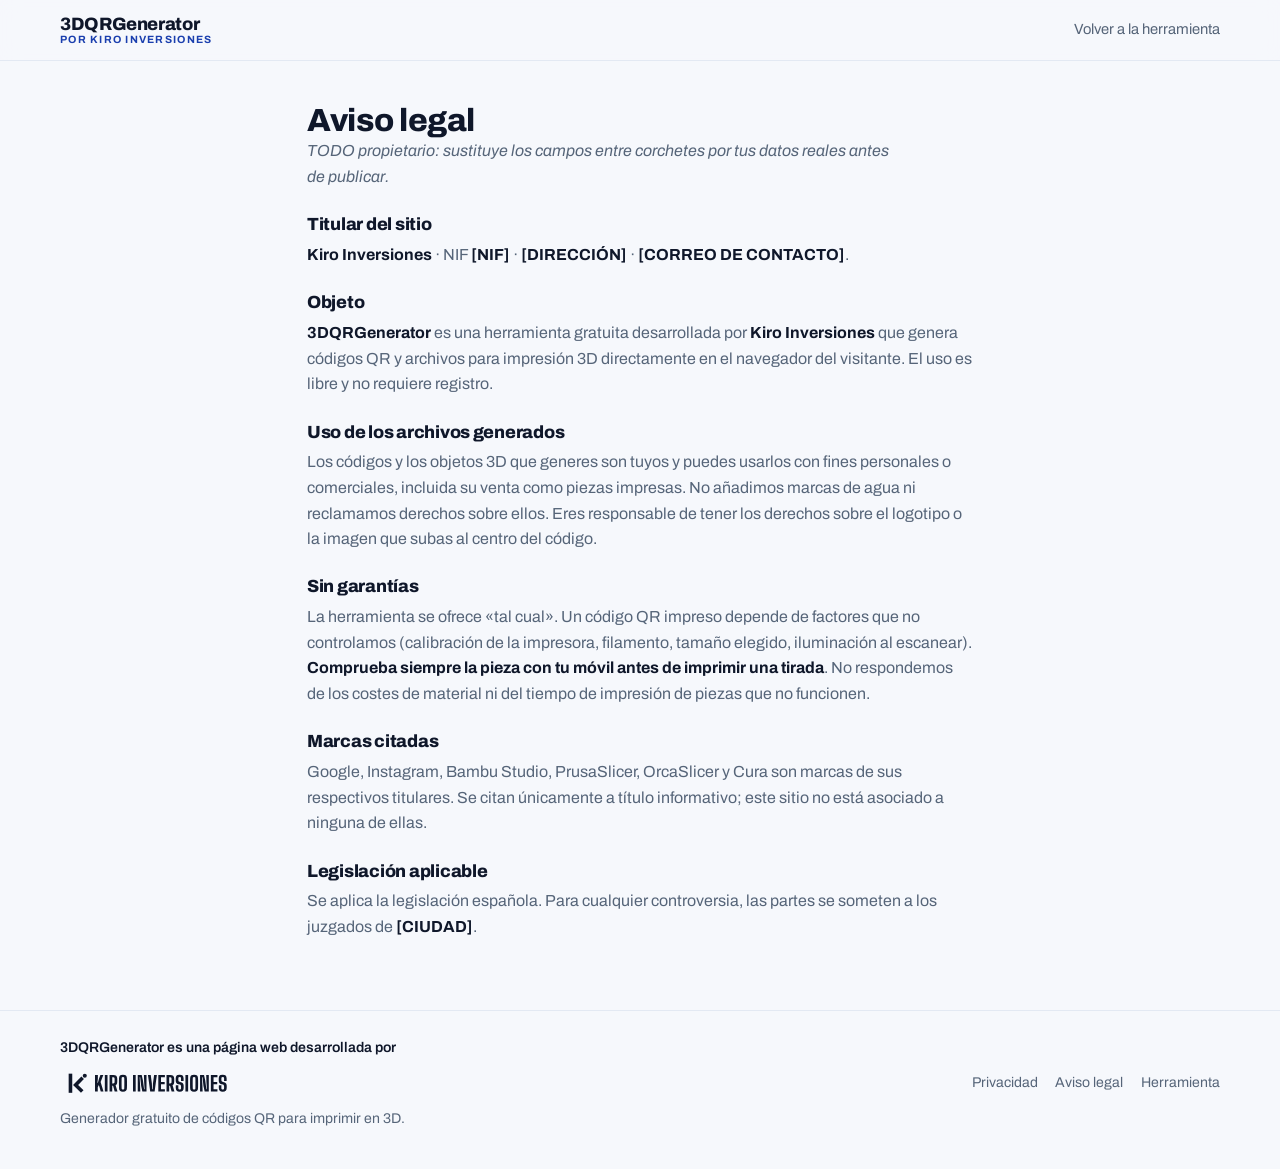
<file: aviso-legal.html>
<!DOCTYPE html>
<html lang="es">
<head>
<meta charset="utf-8">
<meta name="viewport" content="width=device-width, initial-scale=1">
<title>Aviso legal | 3DQRGenerator</title>
<meta name="description" content="Aviso legal y condiciones de uso de 3DQRGenerator.">
<meta name="robots" content="noindex, follow">
<link rel="icon" href="assets/img/favicon.svg" type="image/svg+xml">
<link rel="preconnect" href="https://fonts.googleapis.com">
<link rel="preconnect" href="https://fonts.gstatic.com" crossorigin>
<link rel="stylesheet" href="https://fonts.googleapis.com/css2?family=Archivo:wght@400;500;600;700;800&display=swap">
<link rel="stylesheet" href="styles.css?v=20260919">
</head>
<body>
<header class="site-header">
  <div class="wrap header-inner">
    <a class="brand" href="/"><span class="brand-text"><span class="brand-name">3DQRGenerator</span><span class="brand-by">por Kiro Inversiones</span></span></a>
    <nav class="site-nav"><a href="/">Volver a la herramienta</a></nav>
  </div>
</header>
<main class="wrap section prose">
<h1>Aviso legal</h1>
<p><em>TODO propietario: sustituye los campos entre corchetes por tus datos reales
antes de publicar.</em></p>

<h3>Titular del sitio</h3>
<p><strong>Kiro Inversiones</strong> · NIF <strong>[NIF]</strong> ·
<strong>[DIRECCIÓN]</strong> · <strong>[CORREO DE CONTACTO]</strong>.</p>

<h3>Objeto</h3>
<p><strong>3DQRGenerator</strong> es una herramienta gratuita desarrollada por <strong>Kiro Inversiones</strong> que genera códigos QR y archivos para impresión 3D
directamente en el navegador del visitante. El uso es libre y no requiere registro.</p>

<h3>Uso de los archivos generados</h3>
<p>Los códigos y los objetos 3D que generes son tuyos y puedes usarlos con fines personales o
comerciales, incluida su venta como piezas impresas. No añadimos marcas de agua ni reclamamos
derechos sobre ellos. Eres responsable de tener los derechos sobre el logotipo o la imagen que
subas al centro del código.</p>

<h3>Sin garantías</h3>
<p>La herramienta se ofrece «tal cual». Un código QR impreso depende de factores que no controlamos
(calibración de la impresora, filamento, tamaño elegido, iluminación al escanear). <strong>Comprueba
siempre la pieza con tu móvil antes de imprimir una tirada</strong>. No respondemos de los costes de
material ni del tiempo de impresión de piezas que no funcionen.</p>

<h3>Marcas citadas</h3>
<p>Google, Instagram, Bambu Studio, PrusaSlicer, OrcaSlicer y Cura son marcas de sus respectivos
titulares. Se citan únicamente a título informativo; este sitio no está asociado a ninguna de ellas.</p>

<h3>Legislación aplicable</h3>
<p>Se aplica la legislación española. Para cualquier controversia, las partes se someten a los
juzgados de <strong>[CIUDAD]</strong>.</p>
</main>
<footer class="site-footer">
  <div class="wrap footer-inner">
    <div class="footer-brand">
      <p class="footer-firma">3DQRGenerator es una página web desarrollada por</p>
      <svg class="footer-logo" focusable="false" xmlns="http://www.w3.org/2000/svg" viewBox="0 0 2113.75 438.00" role="img" aria-label="Kiro Inversiones"><g transform="translate(104.00 104.00)"><g transform="translate(0 0.00)"><g transform="translate(-71.875 -64.687) scale(0.35937)" fill="currentColor"><path d="M 200.00 180.00 H 320.00 V 820.00 H 200.00 Z"/><path d="M 625.61 275.79 L 710.47 360.64 L 516.11 555.00 L 696.25 735.15 L 611.40 820.00 L 346.40 555.00 Z"/><path d="M 670.17 248.04 a 68.04 68.04 0 1 0 136.08 0 a 68.04 68.04 0 1 0 -136.08 0 Z"/></g></g><g transform="translate(305.87 15.00)"><g fill="currentColor"><path d="M10.75 200.00V0.00H45.12L44.75 48.25L39.12 94.50H45.25L58.12 47.12L75.12 0.00H110.38L78.00 84.00L112.38 200.00H79.50L56.62 120.12L43.75 149.38V200.00Z M128.38 200.00V0.00H160.75V200.00Z M185.25 200.00V0.00H229.12Q254.38 0.00 265.56 10.38Q276.75 20.75 277.62 44.62Q277.88 52.62 278.00 59.06Q278.12 65.50 278.00 71.81Q277.88 78.12 277.62 85.62Q277.12 100.88 272.50 110.44Q267.88 120.00 258.00 124.88L280.62 200.00H246.38L227.62 130.25H217.62V200.00ZM217.62 101.75H229.00Q237.12 101.75 241.06 98.06Q245.00 94.38 245.38 87.25Q245.75 80.25 245.88 72.69Q246.00 65.12 245.88 57.56Q245.75 50.00 245.38 43.00Q245.00 35.88 241.06 32.19Q237.12 28.50 229.12 28.50H217.62Z M346.38 202.25Q321.38 202.25 310.25 191.69Q299.12 181.12 298.62 156.50Q298.38 142.88 298.19 128.62Q298.00 114.38 298.00 99.94Q298.00 85.50 298.19 71.25Q298.38 57.00 298.62 43.25Q299.12 18.75 310.25 8.25Q321.38 -2.25 346.38 -2.25Q371.50 -2.25 382.38 8.25Q393.25 18.75 394.00 43.25Q394.38 57.12 394.62 71.38Q394.88 85.62 394.88 100.06Q394.88 114.50 394.62 128.69Q394.38 142.88 394.00 156.50Q393.25 181.12 382.38 191.69Q371.50 202.25 346.38 202.25ZM346.38 175.88Q354.12 175.88 357.88 172.50Q361.62 169.12 361.75 162.38Q362.25 148.25 362.50 132.31Q362.75 116.38 362.75 99.81Q362.75 83.25 362.50 67.38Q362.25 51.50 361.75 37.38Q361.62 30.75 357.75 27.44Q353.88 24.12 346.38 24.12Q338.88 24.12 335.00 27.44Q331.12 30.75 330.88 37.38Q330.38 51.50 330.06 67.38Q329.75 83.25 329.75 99.81Q329.75 116.38 330.06 132.31Q330.38 148.25 330.88 162.38Q331.12 169.12 335.00 172.50Q338.88 175.88 346.38 175.88Z"/><path d="M466.88 200.00V0.00H499.25V200.00Z M523.75 200.00V0.00H571.50L585.62 63.62L600.12 171.50H606.38L600.50 82.00L597.88 0.00H629.12V200.00H579.12L564.75 133.00L553.50 28.25H546.75L552.25 123.75L555.00 200.00Z M673.50 200.00 646.50 0.00H679.88L693.62 103.00L696.62 171.50H703.50L706.50 103.00L720.25 0.00H753.62L726.62 200.00Z M770.88 200.00V0.00H849.88V28.50H803.25V84.25H847.38V112.75H803.25V171.50H849.88V200.00Z M869.25 200.00V0.00H913.12Q938.38 0.00 949.56 10.38Q960.75 20.75 961.62 44.62Q961.88 52.62 962.00 59.06Q962.12 65.50 962.00 71.81Q961.88 78.12 961.62 85.62Q961.12 100.88 956.50 110.44Q951.88 120.00 942.00 124.88L964.62 200.00H930.38L911.62 130.25H901.62V200.00ZM901.62 101.75H913.00Q921.12 101.75 925.06 98.06Q929.00 94.38 929.38 87.25Q929.75 80.25 929.88 72.69Q930.00 65.12 929.88 57.56Q929.75 50.00 929.38 43.00Q929.00 35.88 925.06 32.19Q921.12 28.50 913.12 28.50H901.62Z M1027.88 202.25Q1003.00 202.25 992.38 191.62Q981.75 181.00 980.62 156.38Q980.50 151.50 980.50 146.25Q980.50 141.00 980.75 135.81Q981.00 130.62 981.50 125.62H1011.88Q1011.38 135.25 1011.31 144.69Q1011.25 154.12 1011.88 162.25Q1012.50 169.00 1016.31 172.44Q1020.12 175.88 1027.88 175.88Q1035.50 175.88 1039.00 172.44Q1042.50 169.00 1043.12 162.25Q1043.62 157.25 1043.81 152.75Q1044.00 148.25 1043.81 143.62Q1043.62 139.00 1043.12 133.88Q1042.75 127.62 1040.06 122.88Q1037.38 118.12 1031.12 116.50L1012.50 111.75Q1000.38 108.62 993.38 102.69Q986.38 96.75 983.31 87.75Q980.25 78.75 979.88 66.50Q979.75 60.38 979.75 54.69Q979.75 49.00 979.88 43.38Q980.50 27.00 985.31 16.94Q990.12 6.88 1000.44 2.31Q1010.75 -2.25 1027.88 -2.25Q1052.00 -2.25 1062.81 8.31Q1073.62 18.88 1074.62 43.38Q1074.88 49.12 1074.75 57.50Q1074.62 65.88 1074.25 73.62H1043.25Q1043.62 64.62 1043.75 55.56Q1043.88 46.50 1043.50 37.50Q1043.25 30.88 1039.19 27.50Q1035.12 24.12 1027.88 24.12Q1020.12 24.12 1016.50 27.50Q1012.88 30.88 1012.12 37.50Q1011.50 44.75 1011.50 52.00Q1011.50 59.25 1012.12 66.50Q1012.75 73.00 1015.44 77.50Q1018.12 82.00 1024.88 83.62L1041.25 87.50Q1054.12 90.62 1061.50 96.81Q1068.88 103.00 1072.06 112.25Q1075.25 121.50 1075.62 133.88Q1075.75 138.00 1075.75 141.69Q1075.75 145.38 1075.69 148.94Q1075.62 152.50 1075.38 156.38Q1074.38 181.00 1063.69 191.62Q1053.00 202.25 1027.88 202.25Z M1096.62 200.00V0.00H1129.00V200.00Z M1200.50 202.25Q1175.50 202.25 1164.38 191.69Q1153.25 181.12 1152.75 156.50Q1152.50 142.88 1152.31 128.62Q1152.12 114.38 1152.12 99.94Q1152.12 85.50 1152.31 71.25Q1152.50 57.00 1152.75 43.25Q1153.25 18.75 1164.38 8.25Q1175.50 -2.25 1200.50 -2.25Q1225.62 -2.25 1236.50 8.25Q1247.38 18.75 1248.12 43.25Q1248.50 57.12 1248.75 71.38Q1249.00 85.62 1249.00 100.06Q1249.00 114.50 1248.75 128.69Q1248.50 142.88 1248.12 156.50Q1247.38 181.12 1236.50 191.69Q1225.62 202.25 1200.50 202.25ZM1200.50 175.88Q1208.25 175.88 1212.00 172.50Q1215.75 169.12 1215.88 162.38Q1216.38 148.25 1216.62 132.31Q1216.88 116.38 1216.88 99.81Q1216.88 83.25 1216.62 67.38Q1216.38 51.50 1215.88 37.38Q1215.75 30.75 1211.88 27.44Q1208.00 24.12 1200.50 24.12Q1193.00 24.12 1189.12 27.44Q1185.25 30.75 1185.00 37.38Q1184.50 51.50 1184.19 67.38Q1183.88 83.25 1183.88 99.81Q1183.88 116.38 1184.19 132.31Q1184.50 148.25 1185.00 162.38Q1185.25 169.12 1189.12 172.50Q1193.00 175.88 1200.50 175.88Z M1272.00 200.00V0.00H1319.75L1333.88 63.62L1348.38 171.50H1354.62L1348.75 82.00L1346.12 0.00H1377.38V200.00H1327.38L1313.00 133.00L1301.75 28.25H1295.00L1300.50 123.75L1303.25 200.00Z M1402.00 200.00V0.00H1481.00V28.50H1434.38V84.25H1478.50V112.75H1434.38V171.50H1481.00V200.00Z M1544.88 202.25Q1520.00 202.25 1509.38 191.62Q1498.75 181.00 1497.62 156.38Q1497.50 151.50 1497.50 146.25Q1497.50 141.00 1497.75 135.81Q1498.00 130.62 1498.50 125.62H1528.88Q1528.38 135.25 1528.31 144.69Q1528.25 154.12 1528.88 162.25Q1529.50 169.00 1533.31 172.44Q1537.12 175.88 1544.88 175.88Q1552.50 175.88 1556.00 172.44Q1559.50 169.00 1560.12 162.25Q1560.62 157.25 1560.81 152.75Q1561.00 148.25 1560.81 143.62Q1560.62 139.00 1560.12 133.88Q1559.75 127.62 1557.06 122.88Q1554.38 118.12 1548.12 116.50L1529.50 111.75Q1517.38 108.62 1510.38 102.69Q1503.38 96.75 1500.31 87.75Q1497.25 78.75 1496.88 66.50Q1496.75 60.38 1496.75 54.69Q1496.75 49.00 1496.88 43.38Q1497.50 27.00 1502.31 16.94Q1507.12 6.88 1517.44 2.31Q1527.75 -2.25 1544.88 -2.25Q1569.00 -2.25 1579.81 8.31Q1590.62 18.88 1591.62 43.38Q1591.88 49.12 1591.75 57.50Q1591.62 65.88 1591.25 73.62H1560.25Q1560.62 64.62 1560.75 55.56Q1560.88 46.50 1560.50 37.50Q1560.25 30.88 1556.19 27.50Q1552.12 24.12 1544.88 24.12Q1537.12 24.12 1533.50 27.50Q1529.88 30.88 1529.12 37.50Q1528.50 44.75 1528.50 52.00Q1528.50 59.25 1529.12 66.50Q1529.75 73.00 1532.44 77.50Q1535.12 82.00 1541.88 83.62L1558.25 87.50Q1571.12 90.62 1578.50 96.81Q1585.88 103.00 1589.06 112.25Q1592.25 121.50 1592.62 133.88Q1592.75 138.00 1592.75 141.69Q1592.75 145.38 1592.69 148.94Q1592.62 152.50 1592.38 156.38Q1591.38 181.00 1580.69 191.62Q1570.00 202.25 1544.88 202.25Z"/></g></g></g></svg>
      <p class="footer-sub">Generador gratuito de códigos QR para imprimir en 3D.</p>
    </div>
    <nav><a href="privacidad.html">Privacidad</a><a href="aviso-legal.html">Aviso legal</a><a href="/">Herramienta</a></nav>
  </div>
</footer>
</body>
</html>
</file>
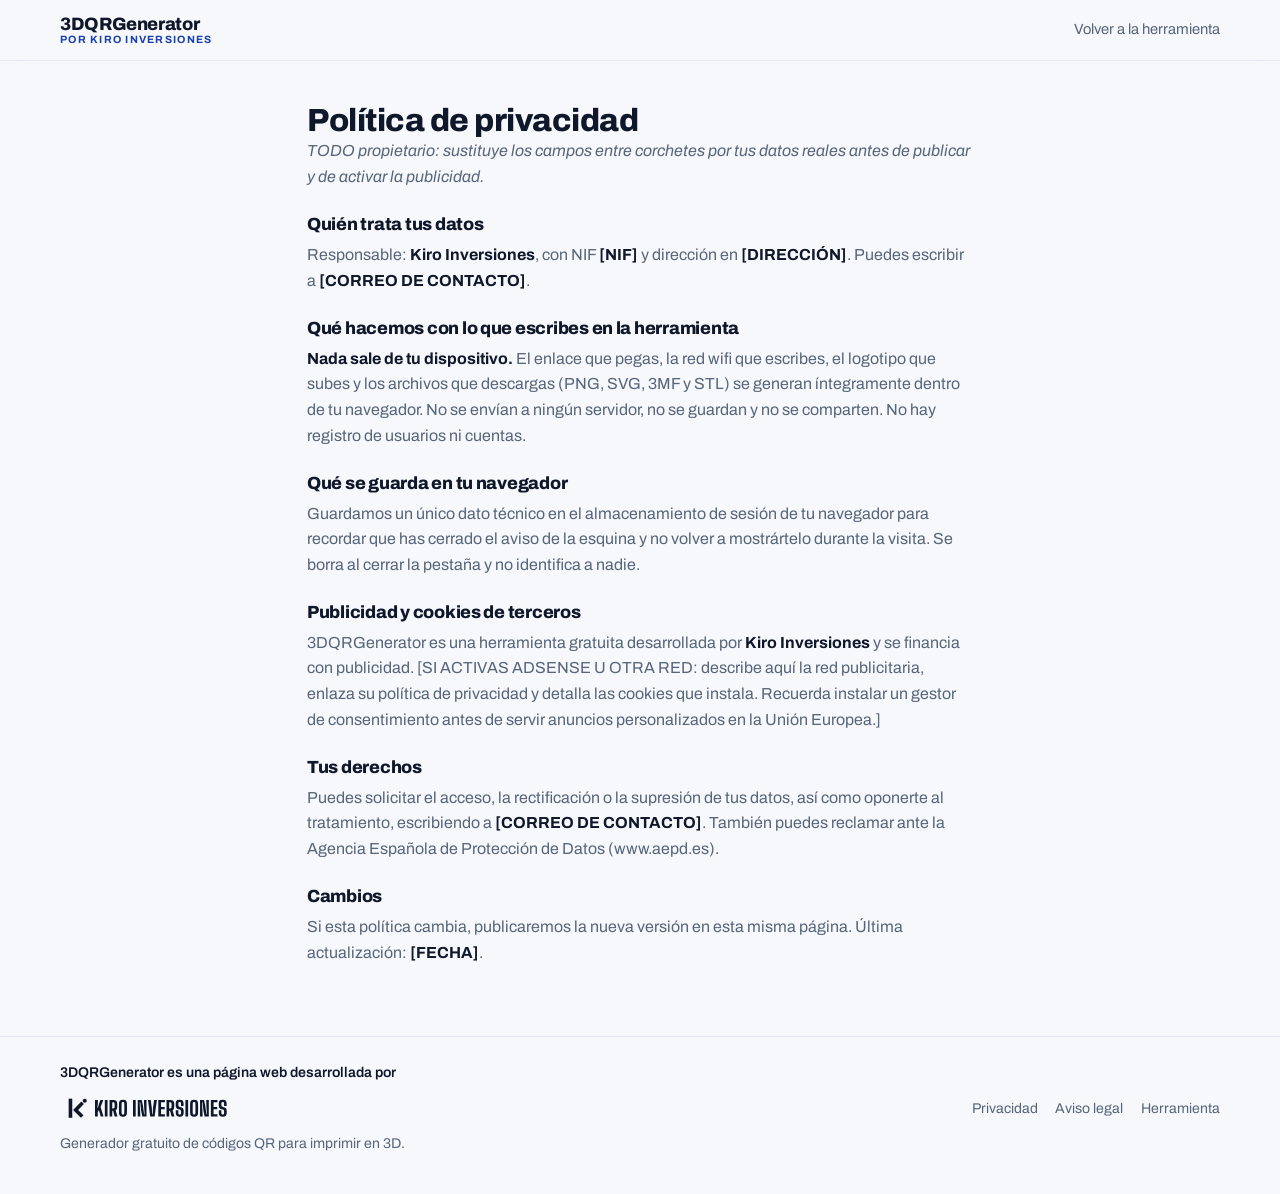
<file: privacidad.html>
<!DOCTYPE html>
<html lang="es">
<head>
<meta charset="utf-8">
<meta name="viewport" content="width=device-width, initial-scale=1">
<title>Política de privacidad | 3DQRGenerator</title>
<meta name="description" content="Qué hace 3DQRGenerator con tus datos: nada sale de tu navegador.">
<meta name="robots" content="noindex, follow">
<link rel="icon" href="assets/img/favicon.svg" type="image/svg+xml">
<link rel="preconnect" href="https://fonts.googleapis.com">
<link rel="preconnect" href="https://fonts.gstatic.com" crossorigin>
<link rel="stylesheet" href="https://fonts.googleapis.com/css2?family=Archivo:wght@400;500;600;700;800&display=swap">
<link rel="stylesheet" href="styles.css?v=20260919">
</head>
<body>
<header class="site-header">
  <div class="wrap header-inner">
    <a class="brand" href="/"><span class="brand-text"><span class="brand-name">3DQRGenerator</span><span class="brand-by">por Kiro Inversiones</span></span></a>
    <nav class="site-nav"><a href="/">Volver a la herramienta</a></nav>
  </div>
</header>
<main class="wrap section prose">
<h1>Política de privacidad</h1>
<p><em>TODO propietario: sustituye los campos entre corchetes por tus datos reales
antes de publicar y de activar la publicidad.</em></p>

<h3>Quién trata tus datos</h3>
<p>Responsable: <strong>Kiro Inversiones</strong>, con NIF <strong>[NIF]</strong> y
dirección en <strong>[DIRECCIÓN]</strong>. Puedes escribir a <strong>[CORREO DE CONTACTO]</strong>.</p>

<h3>Qué hacemos con lo que escribes en la herramienta</h3>
<p><strong>Nada sale de tu dispositivo.</strong> El enlace que pegas, la red wifi que escribes, el
logotipo que subes y los archivos que descargas (PNG, SVG, 3MF y STL) se generan íntegramente dentro
de tu navegador. No se envían a ningún servidor, no se guardan y no se comparten. No hay registro de
usuarios ni cuentas.</p>

<h3>Qué se guarda en tu navegador</h3>
<p>Guardamos un único dato técnico en el almacenamiento de sesión de tu navegador para recordar que
has cerrado el aviso de la esquina y no volver a mostrártelo durante la visita. Se borra al cerrar la
pestaña y no identifica a nadie.</p>

<h3>Publicidad y cookies de terceros</h3>
<p>3DQRGenerator es una herramienta gratuita desarrollada por <strong>Kiro Inversiones</strong> y se financia con publicidad. [SI ACTIVAS ADSENSE U OTRA RED: describe aquí la red
publicitaria, enlaza su política de privacidad y detalla las cookies que instala. Recuerda instalar
un gestor de consentimiento antes de servir anuncios personalizados en la Unión Europea.]</p>

<h3>Tus derechos</h3>
<p>Puedes solicitar el acceso, la rectificación o la supresión de tus datos, así como oponerte al
tratamiento, escribiendo a <strong>[CORREO DE CONTACTO]</strong>. También puedes reclamar ante la
Agencia Española de Protección de Datos (www.aepd.es).</p>

<h3>Cambios</h3>
<p>Si esta política cambia, publicaremos la nueva versión en esta misma página.
Última actualización: <strong>[FECHA]</strong>.</p>
</main>
<footer class="site-footer">
  <div class="wrap footer-inner">
    <div class="footer-brand">
      <p class="footer-firma">3DQRGenerator es una página web desarrollada por</p>
      <svg class="footer-logo" focusable="false" xmlns="http://www.w3.org/2000/svg" viewBox="0 0 2113.75 438.00" role="img" aria-label="Kiro Inversiones"><g transform="translate(104.00 104.00)"><g transform="translate(0 0.00)"><g transform="translate(-71.875 -64.687) scale(0.35937)" fill="currentColor"><path d="M 200.00 180.00 H 320.00 V 820.00 H 200.00 Z"/><path d="M 625.61 275.79 L 710.47 360.64 L 516.11 555.00 L 696.25 735.15 L 611.40 820.00 L 346.40 555.00 Z"/><path d="M 670.17 248.04 a 68.04 68.04 0 1 0 136.08 0 a 68.04 68.04 0 1 0 -136.08 0 Z"/></g></g><g transform="translate(305.87 15.00)"><g fill="currentColor"><path d="M10.75 200.00V0.00H45.12L44.75 48.25L39.12 94.50H45.25L58.12 47.12L75.12 0.00H110.38L78.00 84.00L112.38 200.00H79.50L56.62 120.12L43.75 149.38V200.00Z M128.38 200.00V0.00H160.75V200.00Z M185.25 200.00V0.00H229.12Q254.38 0.00 265.56 10.38Q276.75 20.75 277.62 44.62Q277.88 52.62 278.00 59.06Q278.12 65.50 278.00 71.81Q277.88 78.12 277.62 85.62Q277.12 100.88 272.50 110.44Q267.88 120.00 258.00 124.88L280.62 200.00H246.38L227.62 130.25H217.62V200.00ZM217.62 101.75H229.00Q237.12 101.75 241.06 98.06Q245.00 94.38 245.38 87.25Q245.75 80.25 245.88 72.69Q246.00 65.12 245.88 57.56Q245.75 50.00 245.38 43.00Q245.00 35.88 241.06 32.19Q237.12 28.50 229.12 28.50H217.62Z M346.38 202.25Q321.38 202.25 310.25 191.69Q299.12 181.12 298.62 156.50Q298.38 142.88 298.19 128.62Q298.00 114.38 298.00 99.94Q298.00 85.50 298.19 71.25Q298.38 57.00 298.62 43.25Q299.12 18.75 310.25 8.25Q321.38 -2.25 346.38 -2.25Q371.50 -2.25 382.38 8.25Q393.25 18.75 394.00 43.25Q394.38 57.12 394.62 71.38Q394.88 85.62 394.88 100.06Q394.88 114.50 394.62 128.69Q394.38 142.88 394.00 156.50Q393.25 181.12 382.38 191.69Q371.50 202.25 346.38 202.25ZM346.38 175.88Q354.12 175.88 357.88 172.50Q361.62 169.12 361.75 162.38Q362.25 148.25 362.50 132.31Q362.75 116.38 362.75 99.81Q362.75 83.25 362.50 67.38Q362.25 51.50 361.75 37.38Q361.62 30.75 357.75 27.44Q353.88 24.12 346.38 24.12Q338.88 24.12 335.00 27.44Q331.12 30.75 330.88 37.38Q330.38 51.50 330.06 67.38Q329.75 83.25 329.75 99.81Q329.75 116.38 330.06 132.31Q330.38 148.25 330.88 162.38Q331.12 169.12 335.00 172.50Q338.88 175.88 346.38 175.88Z"/><path d="M466.88 200.00V0.00H499.25V200.00Z M523.75 200.00V0.00H571.50L585.62 63.62L600.12 171.50H606.38L600.50 82.00L597.88 0.00H629.12V200.00H579.12L564.75 133.00L553.50 28.25H546.75L552.25 123.75L555.00 200.00Z M673.50 200.00 646.50 0.00H679.88L693.62 103.00L696.62 171.50H703.50L706.50 103.00L720.25 0.00H753.62L726.62 200.00Z M770.88 200.00V0.00H849.88V28.50H803.25V84.25H847.38V112.75H803.25V171.50H849.88V200.00Z M869.25 200.00V0.00H913.12Q938.38 0.00 949.56 10.38Q960.75 20.75 961.62 44.62Q961.88 52.62 962.00 59.06Q962.12 65.50 962.00 71.81Q961.88 78.12 961.62 85.62Q961.12 100.88 956.50 110.44Q951.88 120.00 942.00 124.88L964.62 200.00H930.38L911.62 130.25H901.62V200.00ZM901.62 101.75H913.00Q921.12 101.75 925.06 98.06Q929.00 94.38 929.38 87.25Q929.75 80.25 929.88 72.69Q930.00 65.12 929.88 57.56Q929.75 50.00 929.38 43.00Q929.00 35.88 925.06 32.19Q921.12 28.50 913.12 28.50H901.62Z M1027.88 202.25Q1003.00 202.25 992.38 191.62Q981.75 181.00 980.62 156.38Q980.50 151.50 980.50 146.25Q980.50 141.00 980.75 135.81Q981.00 130.62 981.50 125.62H1011.88Q1011.38 135.25 1011.31 144.69Q1011.25 154.12 1011.88 162.25Q1012.50 169.00 1016.31 172.44Q1020.12 175.88 1027.88 175.88Q1035.50 175.88 1039.00 172.44Q1042.50 169.00 1043.12 162.25Q1043.62 157.25 1043.81 152.75Q1044.00 148.25 1043.81 143.62Q1043.62 139.00 1043.12 133.88Q1042.75 127.62 1040.06 122.88Q1037.38 118.12 1031.12 116.50L1012.50 111.75Q1000.38 108.62 993.38 102.69Q986.38 96.75 983.31 87.75Q980.25 78.75 979.88 66.50Q979.75 60.38 979.75 54.69Q979.75 49.00 979.88 43.38Q980.50 27.00 985.31 16.94Q990.12 6.88 1000.44 2.31Q1010.75 -2.25 1027.88 -2.25Q1052.00 -2.25 1062.81 8.31Q1073.62 18.88 1074.62 43.38Q1074.88 49.12 1074.75 57.50Q1074.62 65.88 1074.25 73.62H1043.25Q1043.62 64.62 1043.75 55.56Q1043.88 46.50 1043.50 37.50Q1043.25 30.88 1039.19 27.50Q1035.12 24.12 1027.88 24.12Q1020.12 24.12 1016.50 27.50Q1012.88 30.88 1012.12 37.50Q1011.50 44.75 1011.50 52.00Q1011.50 59.25 1012.12 66.50Q1012.75 73.00 1015.44 77.50Q1018.12 82.00 1024.88 83.62L1041.25 87.50Q1054.12 90.62 1061.50 96.81Q1068.88 103.00 1072.06 112.25Q1075.25 121.50 1075.62 133.88Q1075.75 138.00 1075.75 141.69Q1075.75 145.38 1075.69 148.94Q1075.62 152.50 1075.38 156.38Q1074.38 181.00 1063.69 191.62Q1053.00 202.25 1027.88 202.25Z M1096.62 200.00V0.00H1129.00V200.00Z M1200.50 202.25Q1175.50 202.25 1164.38 191.69Q1153.25 181.12 1152.75 156.50Q1152.50 142.88 1152.31 128.62Q1152.12 114.38 1152.12 99.94Q1152.12 85.50 1152.31 71.25Q1152.50 57.00 1152.75 43.25Q1153.25 18.75 1164.38 8.25Q1175.50 -2.25 1200.50 -2.25Q1225.62 -2.25 1236.50 8.25Q1247.38 18.75 1248.12 43.25Q1248.50 57.12 1248.75 71.38Q1249.00 85.62 1249.00 100.06Q1249.00 114.50 1248.75 128.69Q1248.50 142.88 1248.12 156.50Q1247.38 181.12 1236.50 191.69Q1225.62 202.25 1200.50 202.25ZM1200.50 175.88Q1208.25 175.88 1212.00 172.50Q1215.75 169.12 1215.88 162.38Q1216.38 148.25 1216.62 132.31Q1216.88 116.38 1216.88 99.81Q1216.88 83.25 1216.62 67.38Q1216.38 51.50 1215.88 37.38Q1215.75 30.75 1211.88 27.44Q1208.00 24.12 1200.50 24.12Q1193.00 24.12 1189.12 27.44Q1185.25 30.75 1185.00 37.38Q1184.50 51.50 1184.19 67.38Q1183.88 83.25 1183.88 99.81Q1183.88 116.38 1184.19 132.31Q1184.50 148.25 1185.00 162.38Q1185.25 169.12 1189.12 172.50Q1193.00 175.88 1200.50 175.88Z M1272.00 200.00V0.00H1319.75L1333.88 63.62L1348.38 171.50H1354.62L1348.75 82.00L1346.12 0.00H1377.38V200.00H1327.38L1313.00 133.00L1301.75 28.25H1295.00L1300.50 123.75L1303.25 200.00Z M1402.00 200.00V0.00H1481.00V28.50H1434.38V84.25H1478.50V112.75H1434.38V171.50H1481.00V200.00Z M1544.88 202.25Q1520.00 202.25 1509.38 191.62Q1498.75 181.00 1497.62 156.38Q1497.50 151.50 1497.50 146.25Q1497.50 141.00 1497.75 135.81Q1498.00 130.62 1498.50 125.62H1528.88Q1528.38 135.25 1528.31 144.69Q1528.25 154.12 1528.88 162.25Q1529.50 169.00 1533.31 172.44Q1537.12 175.88 1544.88 175.88Q1552.50 175.88 1556.00 172.44Q1559.50 169.00 1560.12 162.25Q1560.62 157.25 1560.81 152.75Q1561.00 148.25 1560.81 143.62Q1560.62 139.00 1560.12 133.88Q1559.75 127.62 1557.06 122.88Q1554.38 118.12 1548.12 116.50L1529.50 111.75Q1517.38 108.62 1510.38 102.69Q1503.38 96.75 1500.31 87.75Q1497.25 78.75 1496.88 66.50Q1496.75 60.38 1496.75 54.69Q1496.75 49.00 1496.88 43.38Q1497.50 27.00 1502.31 16.94Q1507.12 6.88 1517.44 2.31Q1527.75 -2.25 1544.88 -2.25Q1569.00 -2.25 1579.81 8.31Q1590.62 18.88 1591.62 43.38Q1591.88 49.12 1591.75 57.50Q1591.62 65.88 1591.25 73.62H1560.25Q1560.62 64.62 1560.75 55.56Q1560.88 46.50 1560.50 37.50Q1560.25 30.88 1556.19 27.50Q1552.12 24.12 1544.88 24.12Q1537.12 24.12 1533.50 27.50Q1529.88 30.88 1529.12 37.50Q1528.50 44.75 1528.50 52.00Q1528.50 59.25 1529.12 66.50Q1529.75 73.00 1532.44 77.50Q1535.12 82.00 1541.88 83.62L1558.25 87.50Q1571.12 90.62 1578.50 96.81Q1585.88 103.00 1589.06 112.25Q1592.25 121.50 1592.62 133.88Q1592.75 138.00 1592.75 141.69Q1592.75 145.38 1592.69 148.94Q1592.62 152.50 1592.38 156.38Q1591.38 181.00 1580.69 191.62Q1570.00 202.25 1544.88 202.25Z"/></g></g></g></svg>
      <p class="footer-sub">Generador gratuito de códigos QR para imprimir en 3D.</p>
    </div>
    <nav><a href="privacidad.html">Privacidad</a><a href="aviso-legal.html">Aviso legal</a><a href="/">Herramienta</a></nav>
  </div>
</footer>
</body>
</html>
</file>
<file: styles.css>
/* =============================================================
   3DQRGenerator — hoja de estilos única · Kiro Inversiones
   1 Tokens · 2 Reset · 3 Utilidades · 4 Tipografía · 5 Componentes
   6 Herramienta · 7 Anuncios · 8 Secciones · 9 Responsive
   -------------------------------------------------------------
   Sistema visual heredado de ATLAS VALUE: blanco de base, azul
   #2563EB para la acción y la marca, verde #15803D para lo que ya
   está validado, tinta azulada #0F172A y tipografía Archivo.
   ============================================================= */

/* ---------- 1. Tokens ---------- */
:root {
  --bg: #f6f8fc;              /* fondo de la página */
  --surface: #ffffff;         /* tarjetas */
  --surface-2: #f8fafd;       /* superficies rellenas */
  --ink: #0f172a;             /* tinta */
  --muted: #566579;           /* texto secundario (AA sobre blanco) */
  --line: #e3e9f3;
  --line-soft: #edf1f8;

  --accent: #2563eb;          /* azul de acción y marca */
  --accent-600: #1d4ed8;
  --accent-700: #1a3fae;
  --accent-800: #16307c;
  --accent-300: #b6cef7;
  --accent-soft: #eef4ff;
  --accent-ink: #ffffff;

  --green: #15803d;           /* verde: validado, correcto */
  --green-bright: #22c55e;
  --green-soft: #e7f7ed;
  --ok: #15803d;

  --warn-bg: #fdf3e3;
  --warn-ink: #8a5a00;
  --bad-bg: #fbecec;
  --bad-ink: #a32424;
  --info-bg: #eef4ff;
  --info-ink: #16307c;

  --radius: 18px;
  --radius-sm: 11px;
  --shadow: 0 1px 2px rgba(15, 23, 42, .04), 0 8px 22px rgba(15, 23, 42, .05);
  --shadow-lg: 0 2px 6px rgba(15, 23, 42, .06), 0 18px 40px rgba(15, 23, 42, .10);
  --shadow-accent: 0 8px 18px rgba(37, 99, 235, .26);
  --ring: 0 0 0 4px rgba(37, 99, 235, .12);

  --sans: Archivo, system-ui, -apple-system, "Segoe UI", Roboto, sans-serif;
  --display: Archivo, system-ui, -apple-system, "Segoe UI", sans-serif;
  --ease-out: cubic-bezier(.16, 1, .3, 1);
  --wrap: 1160px;
  color-scheme: light;
}

/* El modo oscuro mantiene la misma familia: navy de ATLAS VALUE,
   azul aclarado para que siga leyéndose y el verde vivo. */
@media (prefers-color-scheme: dark) {
  :root {
    --bg: #0b1120;
    --surface: #131c2e;
    --surface-2: #1b2436;
    --ink: #e8edf7;
    --muted: #afbacd;
    --line: #2f3c52;
    --line-soft: #253044;

    --accent: #7fa6ee;
    --accent-600: #b6cef7;
    --accent-700: #dae6fb;
    --accent-800: #eef4ff;
    --accent-300: #3b7bef;
    --accent-soft: #16307c;
    --accent-ink: #0b1120;

    --green: #22c55e;
    --green-bright: #4ade80;
    --green-soft: #12341f;
    --ok: #22c55e;

    --warn-bg: #3a2c0c;
    --warn-ink: #ffcf70;
    --bad-bg: #3d1616;
    --bad-ink: #ff9d9d;
    --info-bg: #16307c;
    --info-ink: #dae6fb;

    --shadow: 0 1px 2px rgba(0, 0, 0, .3), 0 10px 32px rgba(0, 0, 0, .35);
    --shadow-lg: 0 2px 8px rgba(0, 0, 0, .35), 0 20px 46px rgba(0, 0, 0, .45);
    --shadow-accent: 0 8px 18px rgba(0, 0, 0, .4);
    --ring: 0 0 0 4px rgba(127, 166, 238, .22);
    color-scheme: dark;
  }
}

/* ---------- 2. Reset ---------- */
*, *::before, *::after { box-sizing: border-box; margin: 0; }
html { -webkit-text-size-adjust: 100%; scroll-behavior: smooth; }
body {
  font-family: var(--sans);
  font-size: 16px;
  line-height: 1.6;
  color: var(--ink);
  background: var(--bg);
  -webkit-font-smoothing: antialiased;
  overflow-x: clip;
}
img, svg, canvas { display: block; max-width: 100%; }
button { font: inherit; color: inherit; cursor: pointer; border: 0; background: none; }
input, select { font: inherit; color: inherit; }
a { color: inherit; text-decoration: none; }
p { text-wrap: pretty; }
h1, h2, h3 { text-wrap: balance; line-height: 1.12; letter-spacing: -.015em;
             font-family: var(--display); font-weight: 800; }
:focus-visible { outline: 2px solid var(--accent); outline-offset: 2px; border-radius: 6px; }
::selection { background: var(--accent-soft); color: var(--accent-800); }

/* ---------- 3. Utilidades ---------- */
.wrap { width: min(100% - 2rem, var(--wrap)); margin-inline: auto; }
.is-hidden { display: none !important; }
.skip-link {
  position: fixed; top: -100px; left: 1rem; z-index: 999;
  padding: .6rem 1rem; background: var(--accent); color: var(--accent-ink);
  border-radius: 8px; font-weight: 600;
}
.skip-link:focus { top: 1rem; }

/* ---------- 4. Cabecera y tipografía ---------- */
.site-header {
  position: sticky; top: 0; z-index: 40;
  background: color-mix(in srgb, var(--bg) 88%, transparent);
  backdrop-filter: blur(10px);
  border-bottom: 1px solid var(--line);
}
.header-inner { display: flex; align-items: center; justify-content: space-between; gap: 1rem; height: 60px; }
.brand { display: flex; align-items: center; gap: .55rem; min-width: 0; }
.brand-text { display: flex; flex-direction: column; line-height: 1.05; min-width: 0; }
.brand-name { font-family: var(--display); font-weight: 800; font-size: 1.12rem; letter-spacing: -.02em; }
.brand-by { font-size: .66rem; font-weight: 700; letter-spacing: .12em;
            text-transform: uppercase; color: var(--accent-700); white-space: nowrap; }
.brand-mark { color: var(--accent); display: grid; place-items: center; }
.site-nav { display: flex; gap: 1.25rem; font-size: .92rem; color: var(--muted); }
.site-nav a:hover { color: var(--ink); }

.hero { padding: 2.2rem 0 1.4rem; text-align: center; }
.hero h1 { font-size: clamp(1.65rem, 4.4vw, 2.7rem); }
.hero-sub {
  margin: .8rem auto 0; max-width: 60ch; color: var(--muted);
  font-size: clamp(.98rem, 1.6vw, 1.06rem);
}
.hero-sub strong { color: var(--ink); }

.noscript-note {
  padding: 1rem; border: 1px solid var(--line); border-radius: var(--radius);
  background: var(--warn-bg); color: var(--warn-ink); margin-bottom: 1rem;
}

/* ---------- 5. Componentes ---------- */
.btn {
  display: inline-flex; align-items: center; justify-content: center; gap: .4rem;
  padding: .7rem 1.15rem; border-radius: var(--radius-sm);
  font-weight: 600; font-size: .95rem;
  border: 1px solid var(--line); background: var(--surface);
  transition: transform .18s var(--ease-out), background .18s, border-color .18s;
}
.btn:hover { border-color: color-mix(in srgb, var(--accent) 45%, var(--line)); }
.btn:active { transform: translateY(1px); }
.btn[disabled] { opacity: .6; cursor: progress; }
.btn-primary { background: var(--accent); color: var(--accent-ink); border-color: transparent; }
.btn-primary:hover { background: var(--accent-600); transform: translateY(-1px); box-shadow: var(--shadow-accent); }
.btn-primary:active { background: var(--accent-700); transform: none; box-shadow: none; }
.btn-big { flex-direction: column; gap: .1rem; padding: .95rem 1.4rem; width: 100%; }
.btn-big small { font-weight: 500; font-size: .78rem; opacity: .82; }
.mini-btn {
  padding: .42rem .7rem; border-radius: 8px; border: 1px solid var(--line);
  background: var(--surface); font-size: .84rem; font-weight: 500;
}
.mini-btn:hover { border-color: var(--accent); color: var(--accent); }
.as-label { display: inline-flex; align-items: center; cursor: pointer; }

.field { display: block; margin-bottom: .85rem; }
.field-label {
  display: block; font-size: .82rem; font-weight: 600; color: var(--muted);
  margin-bottom: .32rem; letter-spacing: .01em;
}
.field-label b { color: var(--accent); font-variant-numeric: tabular-nums; }
.field input[type=text], .field select {
  width: 100%; padding: .68rem .8rem; border-radius: var(--radius-sm);
  border: 1px solid var(--line); background: var(--surface-2);
  transition: border-color .18s, background .18s;
}
.field input[type=text]:focus, .field select:focus {
  border-color: var(--accent); background: var(--surface); box-shadow: var(--ring); outline: none;
}
.field input[type=range] { width: 100%; accent-color: var(--accent); }
.field-inline { margin: 0; display: flex; align-items: center; gap: .45rem; }
.field-inline .field-label { margin: 0; }
.field-inline select { width: auto; padding: .5rem .6rem; }
.field-hint { font-size: .8rem; color: var(--muted); margin-top: .3rem; }

.group { border: 0; padding: 0; margin: 0 0 1rem; }
.group legend {
  font-size: .82rem; font-weight: 600; color: var(--muted);
  padding: 0; margin-bottom: .42rem;
}

.tabs { display: flex; gap: .3rem; padding: .25rem; background: var(--surface-2); border-radius: var(--radius-sm); margin-bottom: .9rem; }
.tab { flex: 1; padding: .5rem .6rem; border-radius: 8px; font-size: .9rem; font-weight: 600; color: var(--muted); }
.tab.is-active { background: var(--surface); color: var(--ink); box-shadow: 0 1px 3px rgba(0, 0, 0, .08); }

.chips { display: flex; flex-wrap: wrap; gap: .4rem; }
.chip {
  padding: .45rem .8rem; border-radius: 999px; border: 1px solid var(--line);
  background: var(--surface); font-size: .87rem; font-weight: 500;
}
.chip.is-active { background: var(--accent); color: var(--accent-ink); border-color: transparent; }

.colors { display: flex; align-items: center; gap: .5rem; flex-wrap: wrap; }
.color-field {
  display: flex; align-items: center; gap: .45rem; cursor: pointer;
  padding: .3rem .6rem .3rem .3rem; border: 1px solid var(--line);
  border-radius: 999px; background: var(--surface); font-size: .84rem;
}
.color-field input[type=color] {
  width: 30px; height: 30px; padding: 0; border: 0; border-radius: 50%;
  background: none; cursor: pointer;
}
.color-field input[type=color]::-webkit-color-swatch-wrapper { padding: 0; }
.color-field input[type=color]::-webkit-color-swatch {
  border: 1px solid color-mix(in srgb, var(--ink) 28%, transparent); border-radius: 50%;
}
.color-field input[type=color]::-moz-color-swatch {
  border: 1px solid color-mix(in srgb, var(--ink) 28%, transparent); border-radius: 50%;
}

.emoji-grid { display: grid; grid-template-columns: repeat(6, 1fr); gap: .3rem; }
.emoji-grid-sm { grid-template-columns: repeat(8, 1fr); }
.emoji {
  aspect-ratio: 1; display: grid; place-items: center; font-size: 1.15rem;
  border: 1px solid transparent; border-radius: 8px; background: var(--surface-2);
  transition: transform .18s var(--ease-out);
}
.emoji:hover { transform: scale(1.12); }
.emoji.is-active { border-color: var(--accent); background: var(--accent-soft); }
.center-actions { display: flex; gap: .4rem; margin-top: .5rem; }

.warn { font-size: .85rem; padding: .55rem .7rem; border-radius: 8px; margin-top: .4rem; }
.warn-mal { background: var(--bad-bg); color: var(--bad-ink); }
.warn-ojo { background: var(--warn-bg); color: var(--warn-ink); }
.warn-info { background: var(--info-bg); color: var(--info-ink); }
/* verde = validado, igual que en ATLAS VALUE: la pieza puede imprimirse */
.warn-ok {
  background: var(--green-soft); color: var(--green); font-weight: 600;
  border: 1px solid color-mix(in srgb, var(--green) 28%, transparent);
}

/* ---------- 6. La herramienta ---------- */
.tool-card {
  display: grid; gap: 1.5rem;
  grid-template-columns: 1fr;
  background: var(--surface); border: 1px solid var(--line);
  border-radius: 22px; box-shadow: var(--shadow-lg);
  padding: clamp(1rem, 2.6vw, 1.7rem);
}
/* min-width:0 evita que un hijo ancho ensanche la columna y desborde la página */
.tool-col { min-width: 0; }
.step-title {
  display: flex; align-items: center; gap: .55rem;
  font-size: 1.02rem; margin-bottom: .9rem;
}
.step-num {
  width: 24px; height: 24px; flex: none; border-radius: 50%;
  background: var(--accent); color: var(--accent-ink);
  display: grid; place-items: center; font-size: .8rem; font-weight: 700;
}

.qr-stage {
  display: grid; place-items: center; padding: 1rem;
  background: var(--surface-2); border: 1px solid var(--line); border-radius: var(--radius);
}
.qr-holder canvas, .qr-holder svg {
  width: min(280px, 62vw) !important; height: auto !important;
  border-radius: 8px; box-shadow: 0 0 0 1px color-mix(in srgb, var(--ink) 12%, transparent);
}
.qr-meta { font-size: .82rem; color: var(--muted); text-align: center; margin-top: .5rem; }
.dl-row { display: flex; flex-wrap: wrap; align-items: center; gap: .5rem; margin-top: .9rem; }
.dl-row .btn { flex: 1 1 auto; }
.privacy-badge {
  margin-top: .9rem; font-size: .82rem; color: var(--green);
  background: var(--green-soft);
  border: 1px solid color-mix(in srgb, var(--green) 28%, transparent);
  border-radius: var(--radius-sm); padding: .6rem .75rem; font-weight: 500;
}

.formats { display: grid; grid-template-columns: repeat(3, 1fr); gap: .55rem; margin-bottom: 1.1rem; }
.format {
  display: grid; justify-items: center; gap: .18rem; text-align: center;
  padding: .8rem .4rem; border: 1px solid var(--line); border-radius: var(--radius);
  background: var(--surface-2); color: var(--muted);
  transition: border-color .2s, background .2s, color .2s;
}
.format:hover { border-color: var(--accent); }
.format.is-active { border-color: var(--accent); background: var(--accent-soft); color: var(--ink); }
.format svg { color: var(--accent); }
.format-name { font-weight: 600; font-size: .88rem; color: var(--ink); }
.format-hint { font-size: .74rem; }

.grid-3d { display: grid; gap: 1.1rem; grid-template-columns: 1fr; }
.viewer-wrap { display: flex; flex-direction: column; }
.viewer {
  position: relative; width: 100%; aspect-ratio: 4 / 3; min-height: 240px;
  border: 1px solid var(--line); border-radius: var(--radius);
  background:
    radial-gradient(130% 100% at 50% 6%, color-mix(in srgb, var(--accent) 13%, transparent), transparent 72%),
    color-mix(in srgb, var(--ink) 8%, var(--surface-2));
  overflow: hidden; touch-action: none; cursor: grab;
}
.viewer:active { cursor: grabbing; }
.viewer.is-dead { cursor: default; }
.viewer canvas { width: 100% !important; height: 100% !important; }
.viewer-note { font-size: .78rem; color: var(--muted); margin-top: .45rem; text-align: center; }

.specs {
  list-style: none; padding: .7rem .2rem 0; margin: 1rem 0 0;
  display: grid; grid-template-columns: repeat(2, 1fr); gap: .55rem;
  border-top: 1px solid var(--line);
}
.specs li { display: flex; flex-direction: column; font-size: .85rem; }
.specs span { color: var(--muted); font-size: .76rem; }
.specs b { font-variant-numeric: tabular-nums; }
.warnings:not(:empty) { margin-top: .7rem; }
.dl-3d { display: grid; gap: .5rem; margin-top: 1.1rem; }

/* ---------- 7. Huecos de anuncio (solo marcadores) ---------- */
.ad-slot {
  position: relative; display: grid; place-items: center;
  border: 1px dashed color-mix(in srgb, var(--muted) 45%, transparent);
  border-radius: var(--radius); background: var(--surface-2);
  color: color-mix(in srgb, var(--muted) 80%, transparent);
}
.ad-label { font-size: .72rem; font-weight: 700; letter-spacing: .18em; }
.ad-leaderboard { min-height: 100px; margin: 2rem 0 .5rem; }
.ad-incontent { min-height: 260px; margin: 1.5rem 0; }
.ad-rect { min-height: 250px; width: 100%; }
.ad-corner { min-height: 96px; width: 260px; }

.ad-toast {
  position: fixed; right: 1rem; bottom: 1rem; z-index: 60;
  background: var(--surface); border: 1px solid var(--line);
  border-radius: var(--radius); padding: .55rem; box-shadow: var(--shadow);
}
.ad-toast-close {
  position: absolute; top: -9px; right: -9px; width: 26px; height: 26px;
  border-radius: 50%; background: var(--ink); color: var(--bg);
  font-size: 1rem; line-height: 1; display: grid; place-items: center;
}
.ad-modal {
  border: 0; padding: 0; border-radius: 20px; max-width: min(420px, 92vw);
  background: var(--surface); color: var(--ink); box-shadow: var(--shadow);
}
.ad-modal::backdrop { background: rgba(8, 8, 16, .55); backdrop-filter: blur(3px); }
.ad-modal-inner { padding: 1.1rem; display: grid; gap: .8rem; }
.ad-modal-head { display: flex; align-items: start; gap: .6rem; }
.ad-modal-head p { font-size: .92rem; }
.ad-modal-close {
  margin-left: auto; width: 30px; height: 30px; flex: none; border-radius: 50%;
  background: var(--surface-2); font-size: 1.2rem; line-height: 1;
  display: grid; place-items: center;
}

/* ---------- 8. Secciones ---------- */
.section { padding: 2.6rem 0 .6rem; }
.section h2 { font-size: clamp(1.35rem, 3vw, 1.9rem); margin-bottom: .5rem; }
.section-sub { color: var(--muted); margin-bottom: 1.2rem; }

.steps { list-style: none; padding: 0; margin: 1.3rem 0 0; display: grid; gap: 1rem; }
.steps li {
  background: var(--surface); border: 1px solid var(--line);
  border-radius: var(--radius); padding: 1.15rem;
}
.step-ico {
  display: grid; place-items: center; width: 42px; height: 42px;
  border-radius: 12px; background: var(--accent-soft); color: var(--accent);
  margin-bottom: .7rem;
}
.steps h3 { font-size: 1.02rem; margin-bottom: .3rem; }
.steps p { font-size: .92rem; color: var(--muted); }

.ideas { display: grid; gap: 1rem; grid-template-columns: 1fr; }
.idea {
  background: var(--surface); border: 1px solid var(--line);
  border-radius: var(--radius); padding: 1.15rem;
  transition: border-color .2s var(--ease-out), transform .2s var(--ease-out);
}
.idea:hover { border-color: color-mix(in srgb, var(--accent) 45%, var(--line)); transform: translateY(-2px); }
.idea-emoji { font-size: 1.6rem; display: block; margin-bottom: .45rem; }
.idea h3 { font-size: 1rem; margin-bottom: .3rem; }
.idea p { font-size: .9rem; color: var(--muted); }

.prose { max-width: 74ch; }
.prose h3 { font-size: 1.1rem; margin: 1.6rem 0 .45rem; }
.prose p { margin-bottom: .8rem; color: var(--muted); }
.prose strong { color: var(--ink); }

#faq details {
  background: var(--surface); border: 1px solid var(--line);
  border-radius: var(--radius-sm); margin-bottom: .5rem; overflow: hidden;
}
#faq summary {
  padding: .95rem 1.1rem; cursor: pointer; font-weight: 600; font-size: .96rem;
  list-style: none; display: flex; justify-content: space-between; gap: 1rem;
}
#faq summary::-webkit-details-marker { display: none; }
#faq summary::after { content: "+"; color: var(--accent); font-size: 1.3rem; line-height: 1; }
#faq details[open] summary::after { content: "−"; }
#faq details p { padding: 0 1.1rem 1.05rem; color: var(--muted); font-size: .93rem; }

.site-footer { margin-top: 3rem; border-top: 1px solid var(--line); padding: 1.6rem 0 2.4rem; }
.footer-inner { display: flex; flex-wrap: wrap; gap: .8rem 1.4rem; justify-content: space-between; align-items: center; font-size: .88rem; color: var(--muted); }
.footer-inner nav { display: flex; gap: 1.1rem; flex-wrap: wrap; }
.footer-inner a:hover { color: var(--accent-700); }
.footer-brand { display: flex; flex-direction: column; align-items: flex-start; gap: .1rem; }
.footer-firma { font-weight: 600; color: var(--ink); line-height: 1.5; }
.footer-sub { font-weight: 400; color: var(--muted); }
/* el logotipo hereda el color del texto: negro en claro, blanco en oscuro */
.footer-logo { width: 176px; height: auto; color: var(--ink); margin: .35rem 0 .3rem; }

/* ---------- 9. Responsive ---------- */
@media (min-width: 720px) {
  .grid-3d { grid-template-columns: minmax(0, 1fr) minmax(0, 1.15fr); align-items: start; }
  .specs { grid-template-columns: repeat(4, 1fr); }
  .steps, .ideas { grid-template-columns: repeat(2, 1fr); }
  .dl-3d { grid-template-columns: 1.4fr 1fr; align-items: stretch; }
  .dl-3d .btn-ghost { align-self: center; height: 100%; }
}
@media (min-width: 960px) {
  .tool-card { grid-template-columns: minmax(0, 1.02fr) minmax(0, .98fr); }
  .tool-col-3d { grid-column: 1 / -1; border-top: 1px solid var(--line); padding-top: 1.4rem; }
  .steps { grid-template-columns: repeat(3, 1fr); }
  .ideas { grid-template-columns: repeat(3, 1fr); }
}
@media (max-width: 560px) {
  .emoji-grid { grid-template-columns: repeat(6, 1fr); }
  .emoji-grid-sm { grid-template-columns: repeat(4, 1fr); }
  .formats { grid-template-columns: 1fr; }
  .format { grid-template-columns: auto 1fr; justify-items: start; text-align: left; column-gap: .7rem; }
  .format svg { grid-row: span 2; }
  .ad-corner { width: min(240px, 68vw); }
  .site-nav { display: none; }
}

/* Solo se frenan los efectos intrusivos, no las transiciones útiles */
@media (prefers-reduced-motion: reduce) {
  html { scroll-behavior: auto; }
  .idea:hover { transform: none; }
  .emoji:hover { transform: none; }
}
</file>
